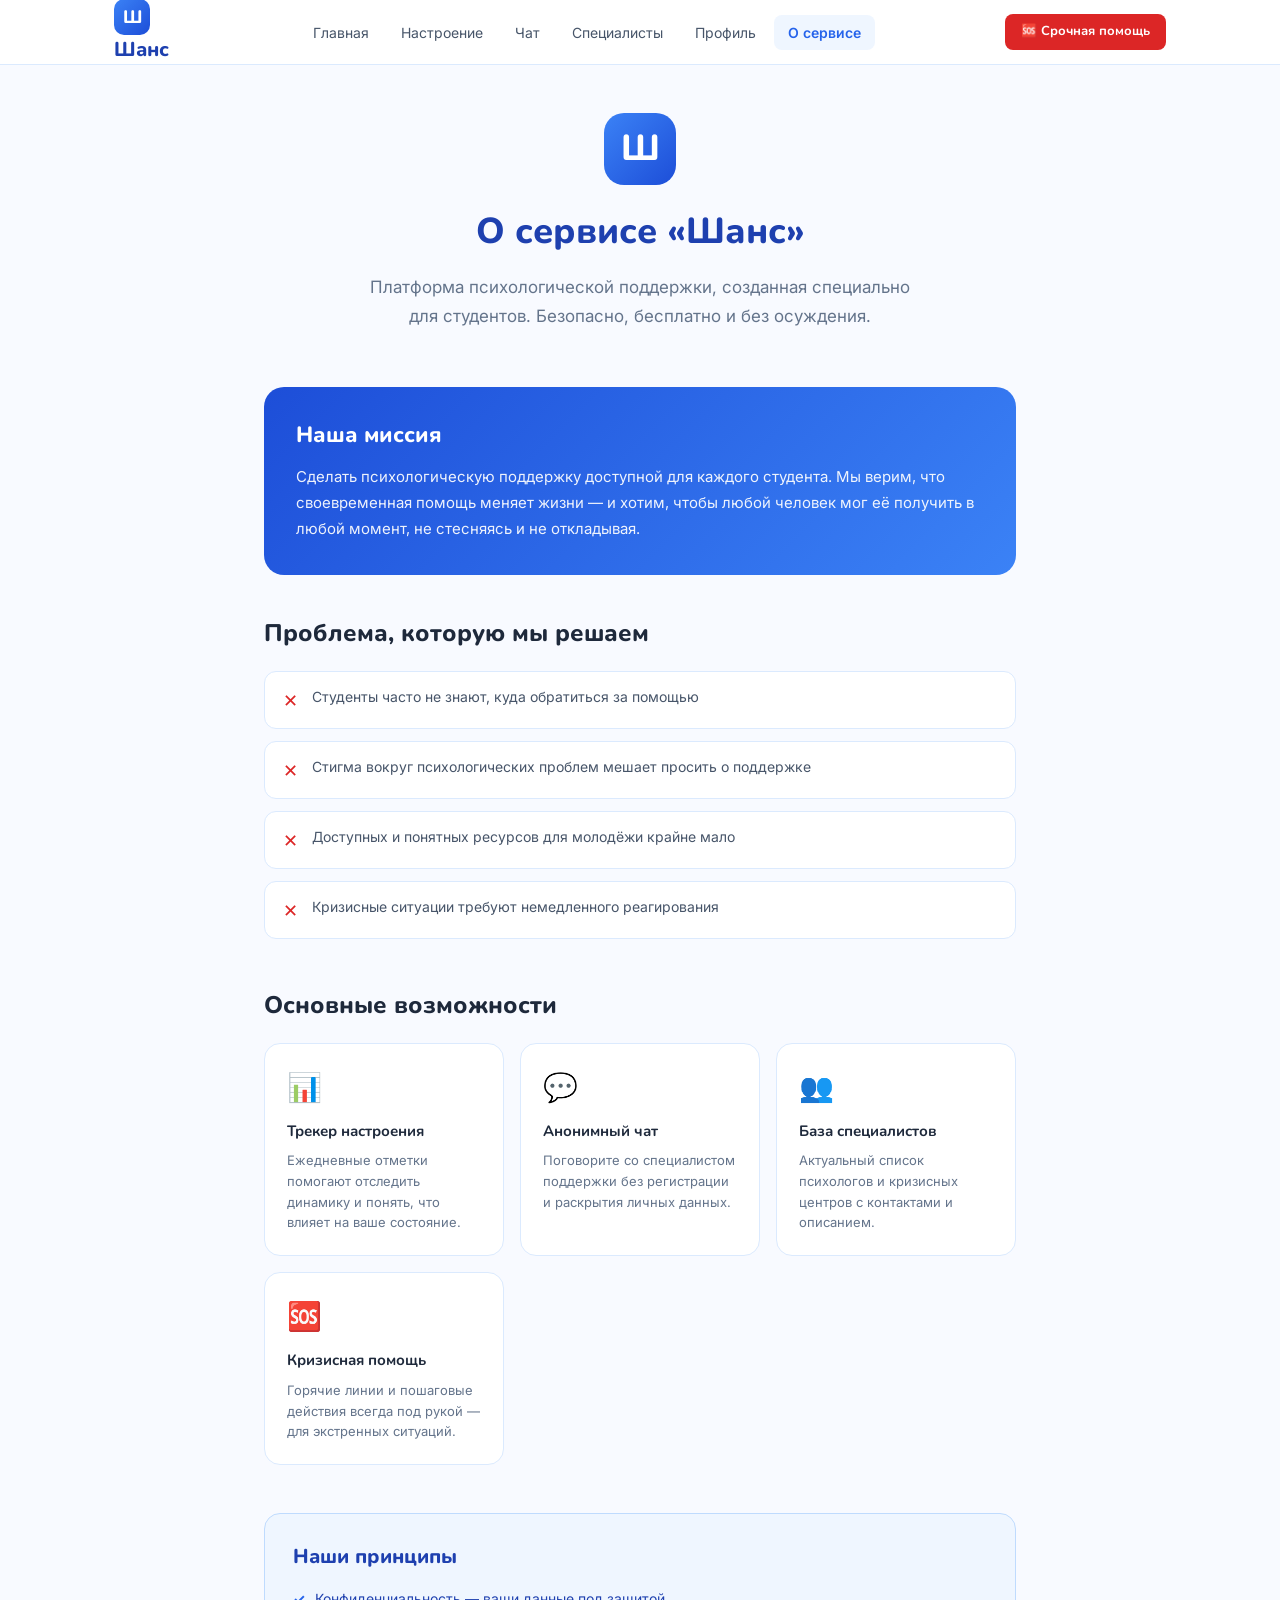
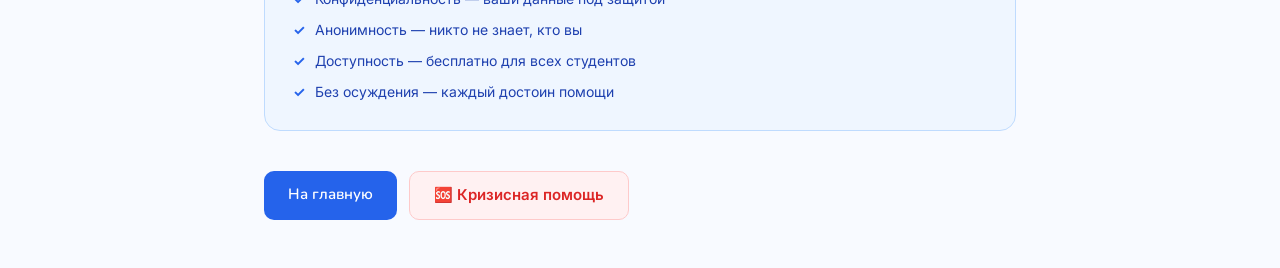
<file: ChancePr3TRBlazor/ChancePr3TRBlazor/HtmlTemplate/AboutPage.html>
<!DOCTYPE html>
<html lang="ru">
<head>
  <meta charset="UTF-8">
  <meta name="viewport" content="width=device-width, initial-scale=1.0">
  <title>О сервисе — Шанс</title>
  <link rel="stylesheet" href="AboutPage.css">
</head>
<body>
  <nav aria-label="Основная навигация" class="about-style-001">
    <div class="static-header about-style-002">
      <a href="HomePage.html" class="static-page-link about-style-003">
        <div class="about-style-004">
          <span class="about-style-005">Ш</span>
        </div>
        <span class="about-style-006">Шанс</span>
      </a>
      <div class="hidden-mobile about-style-007">
        <a href="HomePage.html" class="static-page-link about-style-008">Главная</a>
        <a href="MoodTrackerPage.html" class="static-page-link about-style-008">Настроение</a>
        <a href="ChatPage.html" class="static-page-link about-style-008">Чат</a>
        <a href="SpecialistsPage.html" class="static-page-link about-style-008">Специалисты</a>
        <a href="ProfilePage.html" class="static-page-link about-style-008">Профиль</a>
        <a href="AboutPage.html" class="static-page-link about-style-009" aria-current="page">О сервисе</a>
      </div>
      <div class="about-style-010">
        <a href="CrisisPage.html" class="static-page-link about-style-011">🆘 Срочная помощь</a>
        <details class="mobile-menu">
          <summary aria-label="Меню">
            <div class="about-style-012"></div>
            <div class="about-style-012"></div>
            <div class="about-style-013"></div>
          </summary>
          <div class="mobile-menu-links">
            <a href="HomePage.html">Главная</a>
            <a href="MoodTrackerPage.html">Трекер настроения</a>
            <a href="ChatPage.html">Анонимный чат</a>
            <a href="SpecialistsPage.html">База специалистов</a>
            <a href="ProfilePage.html">Мой профиль</a>
            <a href="CrisisPage.html">Кризисная помощь</a>
            <a href="AboutPage.html" aria-current="page">О сервисе</a>
          </div>
        </details>
      </div>
    </div>
  </nav>
  <main>
    <div class="about-style-014">
      <div class="about-style-015">
        <div class="about-style-016">
          <span class="about-style-017">Ш</span>
        </div>
        <h1 class="about-style-018">О сервисе «Шанс»</h1>
        <p class="about-style-019">Платформа психологической поддержки, созданная специально для студентов. Безопасно, бесплатно и без осуждения.</p>
      </div>
      <div class="about-style-020">
        <h2 class="about-style-021">Наша миссия</h2>
        <p class="about-style-022">Сделать психологическую поддержку доступной для каждого студента. Мы верим, что своевременная помощь меняет жизни — и хотим, чтобы любой человек мог её получить в любой момент, не стесняясь и не откладывая.</p>
      </div>
      <div class="about-style-023">
        <h2 class="about-style-024">Проблема, которую мы решаем</h2>
        <div class="about-style-025">
          <div class="about-style-026">
            <span class="about-style-027">✕</span>
            <span class="about-style-028">Студенты часто не знают, куда обратиться за помощью</span>
          </div>
          <div class="about-style-026">
            <span class="about-style-027">✕</span>
            <span class="about-style-028">Стигма вокруг психологических проблем мешает просить о поддержке</span>
          </div>
          <div class="about-style-026">
            <span class="about-style-027">✕</span>
            <span class="about-style-028">Доступных и понятных ресурсов для молодёжи крайне мало</span>
          </div>
          <div class="about-style-026">
            <span class="about-style-027">✕</span>
            <span class="about-style-028">Кризисные ситуации требуют немедленного реагирования</span>
          </div>
        </div>
      </div>
      <h2 class="about-style-024">Основные возможности</h2>
      <div class="about-style-029">
        <div class="about-style-030">
          <div class="about-style-031">📊</div>
          <h3 class="about-style-032">Трекер настроения</h3>
          <p class="about-style-033">Ежедневные отметки помогают отследить динамику и понять, что влияет на ваше состояние.</p>
        </div>
        <div class="about-style-030">
          <div class="about-style-031">💬</div>
          <h3 class="about-style-032">Анонимный чат</h3>
          <p class="about-style-033">Поговорите со специалистом поддержки без регистрации и раскрытия личных данных.</p>
        </div>
        <div class="about-style-030">
          <div class="about-style-031">👥</div>
          <h3 class="about-style-032">База специалистов</h3>
          <p class="about-style-033">Актуальный список психологов и кризисных центров с контактами и описанием.</p>
        </div>
        <div class="about-style-030">
          <div class="about-style-031">🆘</div>
          <h3 class="about-style-032">Кризисная помощь</h3>
          <p class="about-style-033">Горячие линии и пошаговые действия всегда под рукой — для экстренных ситуаций.</p>
        </div>
      </div>
      <div class="about-style-034">
        <h2 class="about-style-035">Наши принципы</h2>
        <div class="about-style-036">
          <div class="about-style-037">
            <span class="about-style-038">✓</span>
            Конфиденциальность — ваши данные под защитой
          </div>
          <div class="about-style-037">
            <span class="about-style-038">✓</span>
            Анонимность — никто не знает, кто вы
          </div>
          <div class="about-style-037">
            <span class="about-style-038">✓</span>
            Доступность — бесплатно для всех студентов
          </div>
          <div class="about-style-037">
            <span class="about-style-038">✓</span>
            Без осуждения — каждый достоин помощи
          </div>
        </div>
      </div>
      <div class="about-style-039">
        <a href="HomePage.html" class="static-page-link about-style-040">На главную</a>
        <a href="CrisisPage.html" class="static-page-link about-style-041">🆘 Кризисная помощь</a>
      </div>
    </div>
  </main>
</body>
</html>
</file>
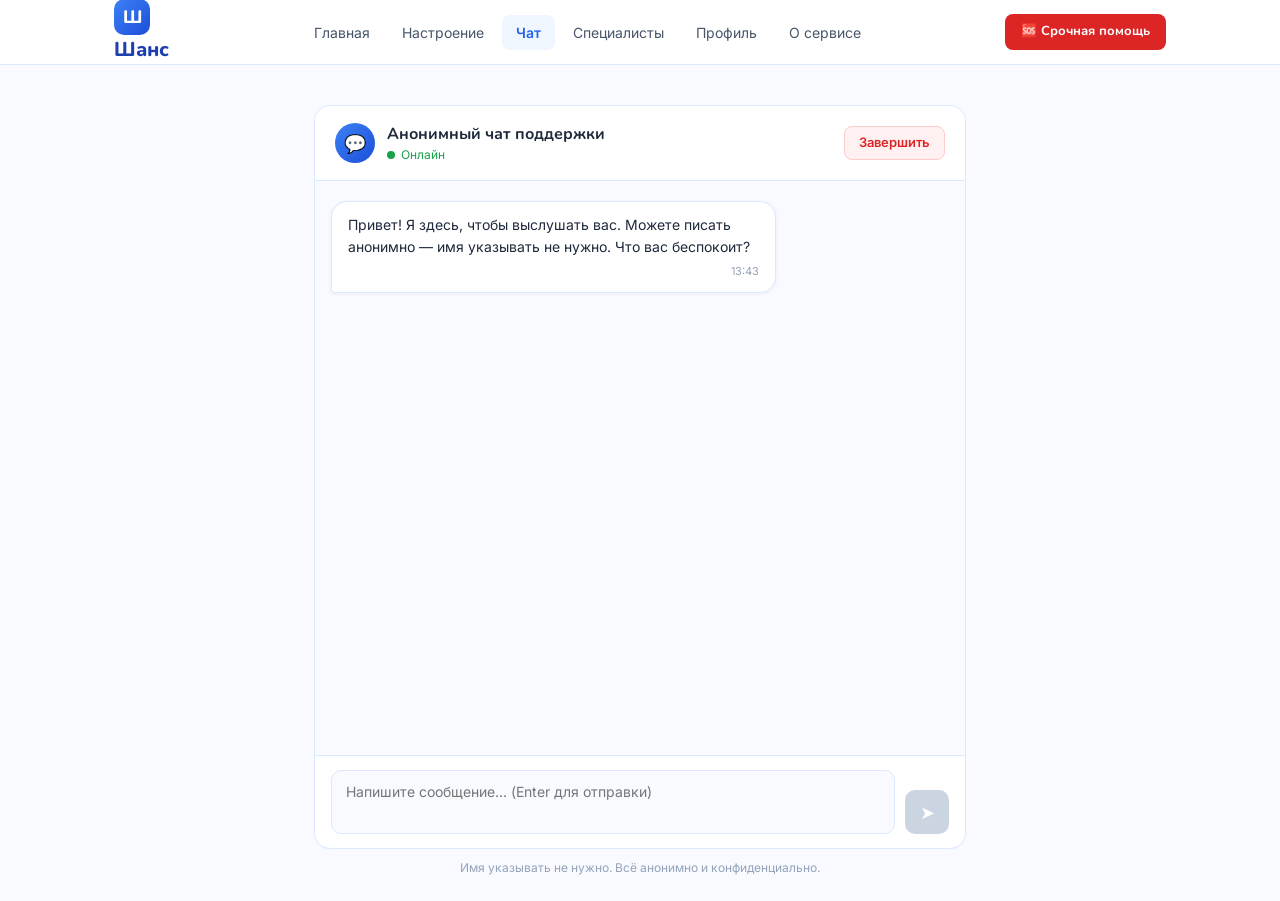
<file: ChancePr3TRBlazor/ChancePr3TRBlazor/HtmlTemplate/ChatPage.html>
<!DOCTYPE html>
<html lang="ru">
<head>
  <meta charset="UTF-8">
  <meta name="viewport" content="width=device-width, initial-scale=1.0">
  <title>Анонимный чат — Шанс</title>
  <link rel="stylesheet" href="ChatPage.css">
</head>
<body>
  <nav aria-label="Основная навигация" class="chat-style-001">
    <div class="static-header chat-style-002">
      <a href="HomePage.html" class="static-page-link chat-style-003">
        <div class="chat-style-004">
          <span class="chat-style-005">Ш</span>
        </div>
        <span class="chat-style-006">Шанс</span>
      </a>
      <div class="hidden-mobile chat-style-007">
        <a href="HomePage.html" class="static-page-link chat-style-008">Главная</a>
        <a href="MoodTrackerPage.html" class="static-page-link chat-style-008">Настроение</a>
        <a href="ChatPage.html" class="static-page-link chat-style-009" aria-current="page">Чат</a>
        <a href="SpecialistsPage.html" class="static-page-link chat-style-008">Специалисты</a>
        <a href="ProfilePage.html" class="static-page-link chat-style-008">Профиль</a>
        <a href="AboutPage.html" class="static-page-link chat-style-008">О сервисе</a>
      </div>
      <div class="chat-style-010">
        <a href="CrisisPage.html" class="static-page-link chat-style-011">🆘 Срочная помощь</a>
        <details class="mobile-menu">
          <summary aria-label="Меню">
            <div class="chat-style-012"></div>
            <div class="chat-style-012"></div>
            <div class="chat-style-013"></div>
          </summary>
          <div class="mobile-menu-links">
            <a href="HomePage.html">Главная</a>
            <a href="MoodTrackerPage.html">Трекер настроения</a>
            <a href="ChatPage.html" aria-current="page">Анонимный чат</a>
            <a href="SpecialistsPage.html">База специалистов</a>
            <a href="ProfilePage.html">Мой профиль</a>
            <a href="CrisisPage.html">Кризисная помощь</a>
            <a href="AboutPage.html">О сервисе</a>
          </div>
        </details>
      </div>
    </div>
  </nav>
  <main>
    <div class="chat-style-014">
      <div class="chat-style-015">
        <div class="chat-style-010">
          <div class="chat-style-016">💬</div>
          <div>
            <div class="chat-style-017">Анонимный чат поддержки</div>
            <div class="chat-style-018">
              <div class="chat-style-019"></div>
              <span class="chat-style-020">Онлайн</span>
            </div>
          </div>
        </div>
        <div class="chat-style-021">
          <button type="button" class="chat-style-022">Завершить</button>
        </div>
      </div>
      <div class="chat-style-023">
        <div class="chat-style-024">
          <div class="chat-style-025">
            <p class="chat-style-026">Привет! Я здесь, чтобы выслушать вас. Можете писать анонимно — имя указывать не нужно. Что вас беспокоит?</p>
            <p class="chat-style-027">13:43</p>
          </div>
        </div>
        <div></div>
      </div>
      <div class="chat-style-028">
        <textarea placeholder="Напишите сообщение... (Enter для отправки)" rows="2" aria-label="Напишите сообщение... (Enter для отправки)" class="chat-style-029"></textarea>
        <button disabled="" type="button" class="chat-style-030">➤</button>
      </div>
      <p class="chat-style-031">Имя указывать не нужно. Всё анонимно и конфиденциально.</p>
    </div>
  </main>
</body>
</html>
</file>
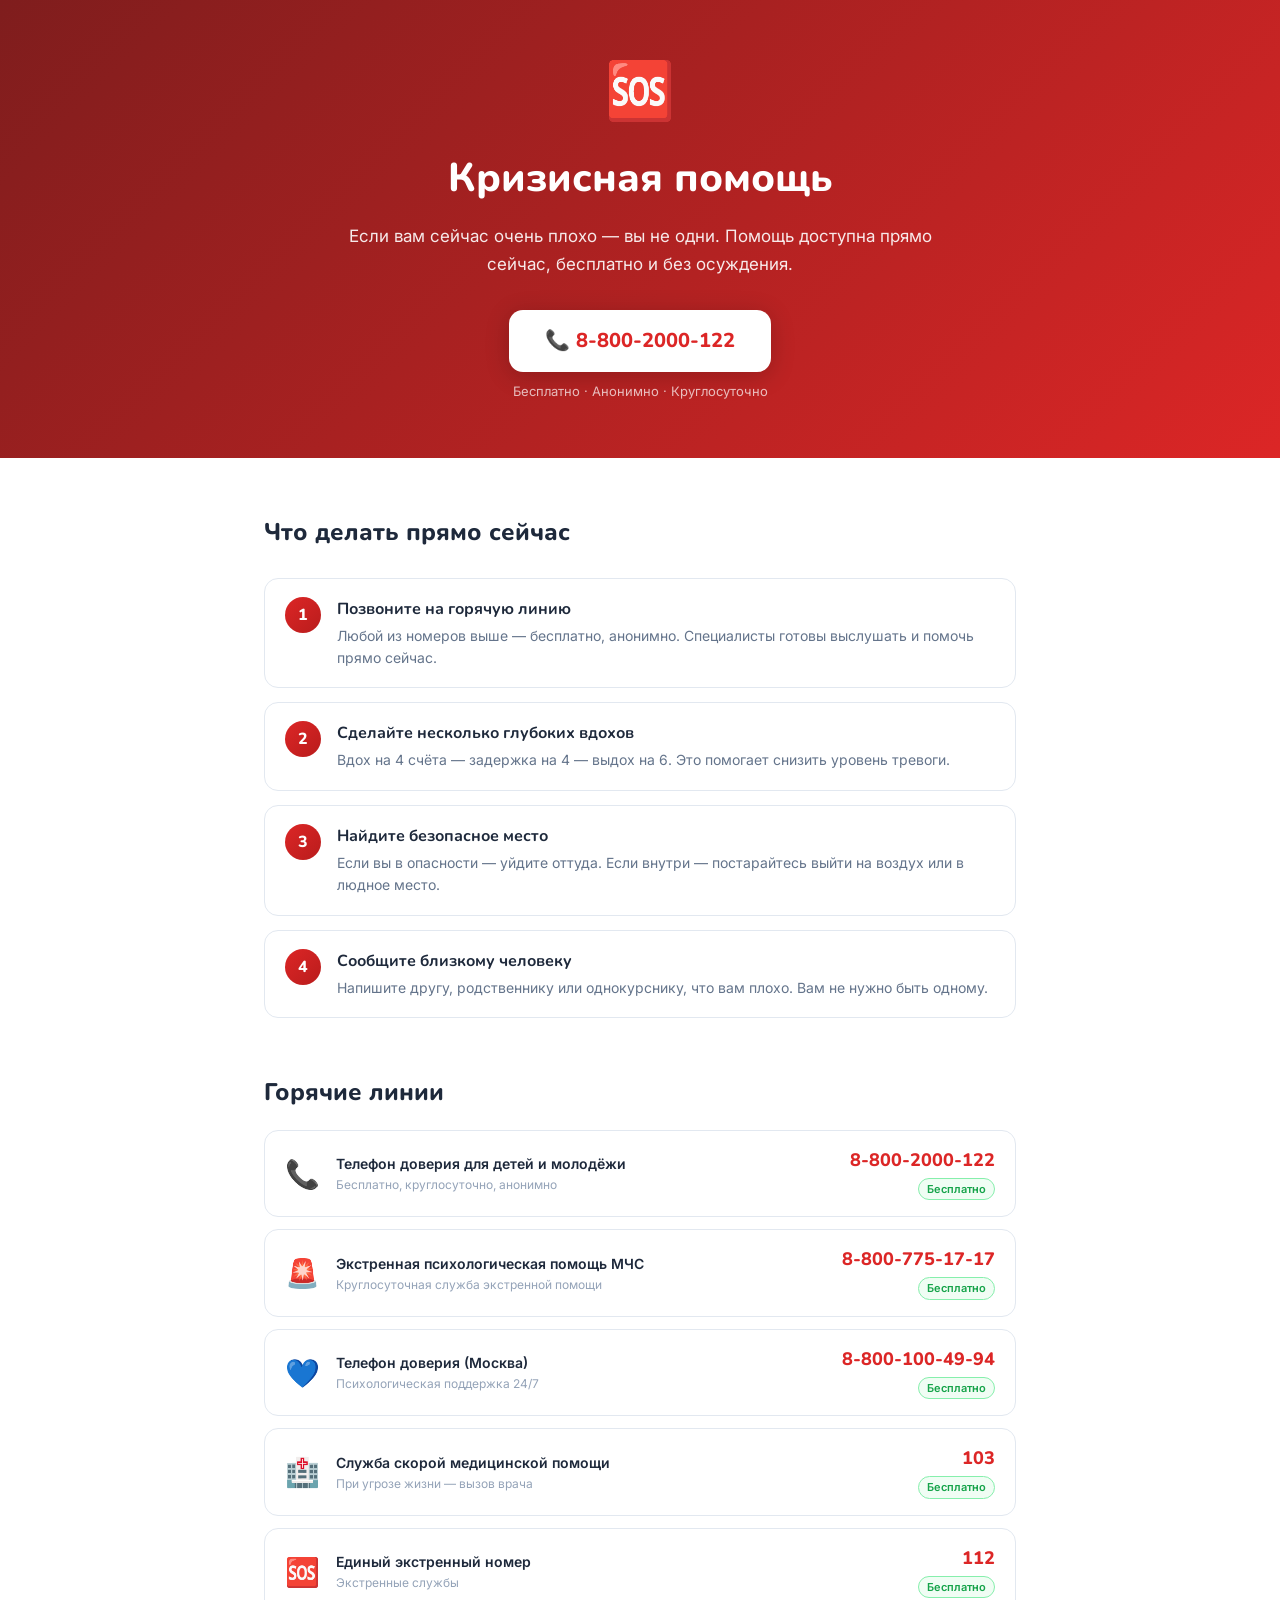
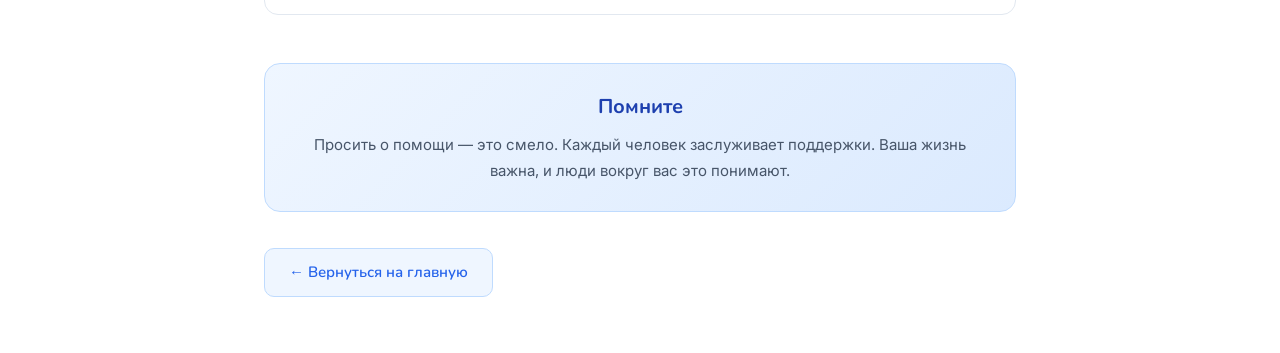
<file: ChancePr3TRBlazor/ChancePr3TRBlazor/HtmlTemplate/CrisisPage.html>
<!DOCTYPE html>
<html lang="ru">
<head>
  <meta charset="UTF-8">
  <meta name="viewport" content="width=device-width, initial-scale=1.0">
  <title>Кризисная помощь — Шанс</title>
  <link rel="stylesheet" href="CrisisPage.css">
</head>
<body>
  <main>
    <div class="crisis-style-001">
      <div class="crisis-style-002">
        <div class="crisis-style-003">
          <div class="crisis-style-004">🆘</div>
          <h1 class="crisis-style-005">Кризисная помощь</h1>
          <p class="crisis-style-006">Если вам сейчас очень плохо — вы не одни. Помощь доступна прямо сейчас, бесплатно и без осуждения.</p>
          <a href="tel:88002000122" class="crisis-style-007">📞 8-800-2000-122</a>
          <p class="crisis-style-008">Бесплатно · Анонимно · Круглосуточно</p>
        </div>
      </div>
      <div class="crisis-style-009">
        <h2 class="crisis-style-010">Что делать прямо сейчас</h2>
        <div class="crisis-style-011">
          <div class="crisis-style-012">
            <div class="crisis-style-013">1</div>
            <div>
              <div class="crisis-style-014">Позвоните на горячую линию</div>
              <div class="crisis-style-015">Любой из номеров выше — бесплатно, анонимно. Специалисты готовы выслушать и помочь прямо сейчас.</div>
            </div>
          </div>
          <div class="crisis-style-012">
            <div class="crisis-style-013">2</div>
            <div>
              <div class="crisis-style-014">Сделайте несколько глубоких вдохов</div>
              <div class="crisis-style-015">Вдох на 4 счёта — задержка на 4 — выдох на 6. Это помогает снизить уровень тревоги.</div>
            </div>
          </div>
          <div class="crisis-style-012">
            <div class="crisis-style-013">3</div>
            <div>
              <div class="crisis-style-014">Найдите безопасное место</div>
              <div class="crisis-style-015">Если вы в опасности — уйдите оттуда. Если внутри — постарайтесь выйти на воздух или в людное место.</div>
            </div>
          </div>
          <div class="crisis-style-012">
            <div class="crisis-style-013">4</div>
            <div>
              <div class="crisis-style-014">Сообщите близкому человеку</div>
              <div class="crisis-style-015">Напишите другу, родственнику или однокурснику, что вам плохо. Вам не нужно быть одному.</div>
            </div>
          </div>
        </div>
        <h2 class="crisis-style-016">Горячие линии</h2>
        <div class="crisis-style-017">
          <a href="tel:88002000122" class="crisis-style-018">
            <span class="crisis-style-019">📞</span>
            <div class="crisis-style-020">
              <div class="crisis-style-021">Телефон доверия для детей и молодёжи</div>
              <div class="crisis-style-022">Бесплатно, круглосуточно, анонимно</div>
            </div>
            <div class="crisis-style-023">
              <div class="crisis-style-024">8-800-2000-122</div>
              <span class="crisis-style-025">Бесплатно</span>
            </div>
          </a>
          <a href="tel:88007751717" class="crisis-style-018">
            <span class="crisis-style-019">🚨</span>
            <div class="crisis-style-020">
              <div class="crisis-style-021">Экстренная психологическая помощь МЧС</div>
              <div class="crisis-style-022">Круглосуточная служба экстренной помощи</div>
            </div>
            <div class="crisis-style-023">
              <div class="crisis-style-024">8-800-775-17-17</div>
              <span class="crisis-style-025">Бесплатно</span>
            </div>
          </a>
          <a href="tel:88001004994" class="crisis-style-018">
            <span class="crisis-style-019">💙</span>
            <div class="crisis-style-020">
              <div class="crisis-style-021">Телефон доверия (Москва)</div>
              <div class="crisis-style-022">Психологическая поддержка 24/7</div>
            </div>
            <div class="crisis-style-023">
              <div class="crisis-style-024">8-800-100-49-94</div>
              <span class="crisis-style-025">Бесплатно</span>
            </div>
          </a>
          <a href="tel:103" class="crisis-style-018">
            <span class="crisis-style-019">🏥</span>
            <div class="crisis-style-020">
              <div class="crisis-style-021">Служба скорой медицинской помощи</div>
              <div class="crisis-style-022">При угрозе жизни — вызов врача</div>
            </div>
            <div class="crisis-style-023">
              <div class="crisis-style-024">103</div>
              <span class="crisis-style-025">Бесплатно</span>
            </div>
          </a>
          <a href="tel:112" class="crisis-style-018">
            <span class="crisis-style-019">🆘</span>
            <div class="crisis-style-020">
              <div class="crisis-style-021">Единый экстренный номер</div>
              <div class="crisis-style-022">Экстренные службы</div>
            </div>
            <div class="crisis-style-023">
              <div class="crisis-style-024">112</div>
              <span class="crisis-style-025">Бесплатно</span>
            </div>
          </a>
        </div>
        <div class="crisis-style-026">
          <p class="crisis-style-027">Помните</p>
          <p class="crisis-style-028">Просить о помощи — это смело. Каждый человек заслуживает поддержки. Ваша жизнь важна, и люди вокруг вас это понимают.</p>
        </div>
        <a href="HomePage.html" class="static-page-link crisis-style-029">← Вернуться на главную</a>
      </div>
    </div>
  </main>
</body>
</html>
</file>
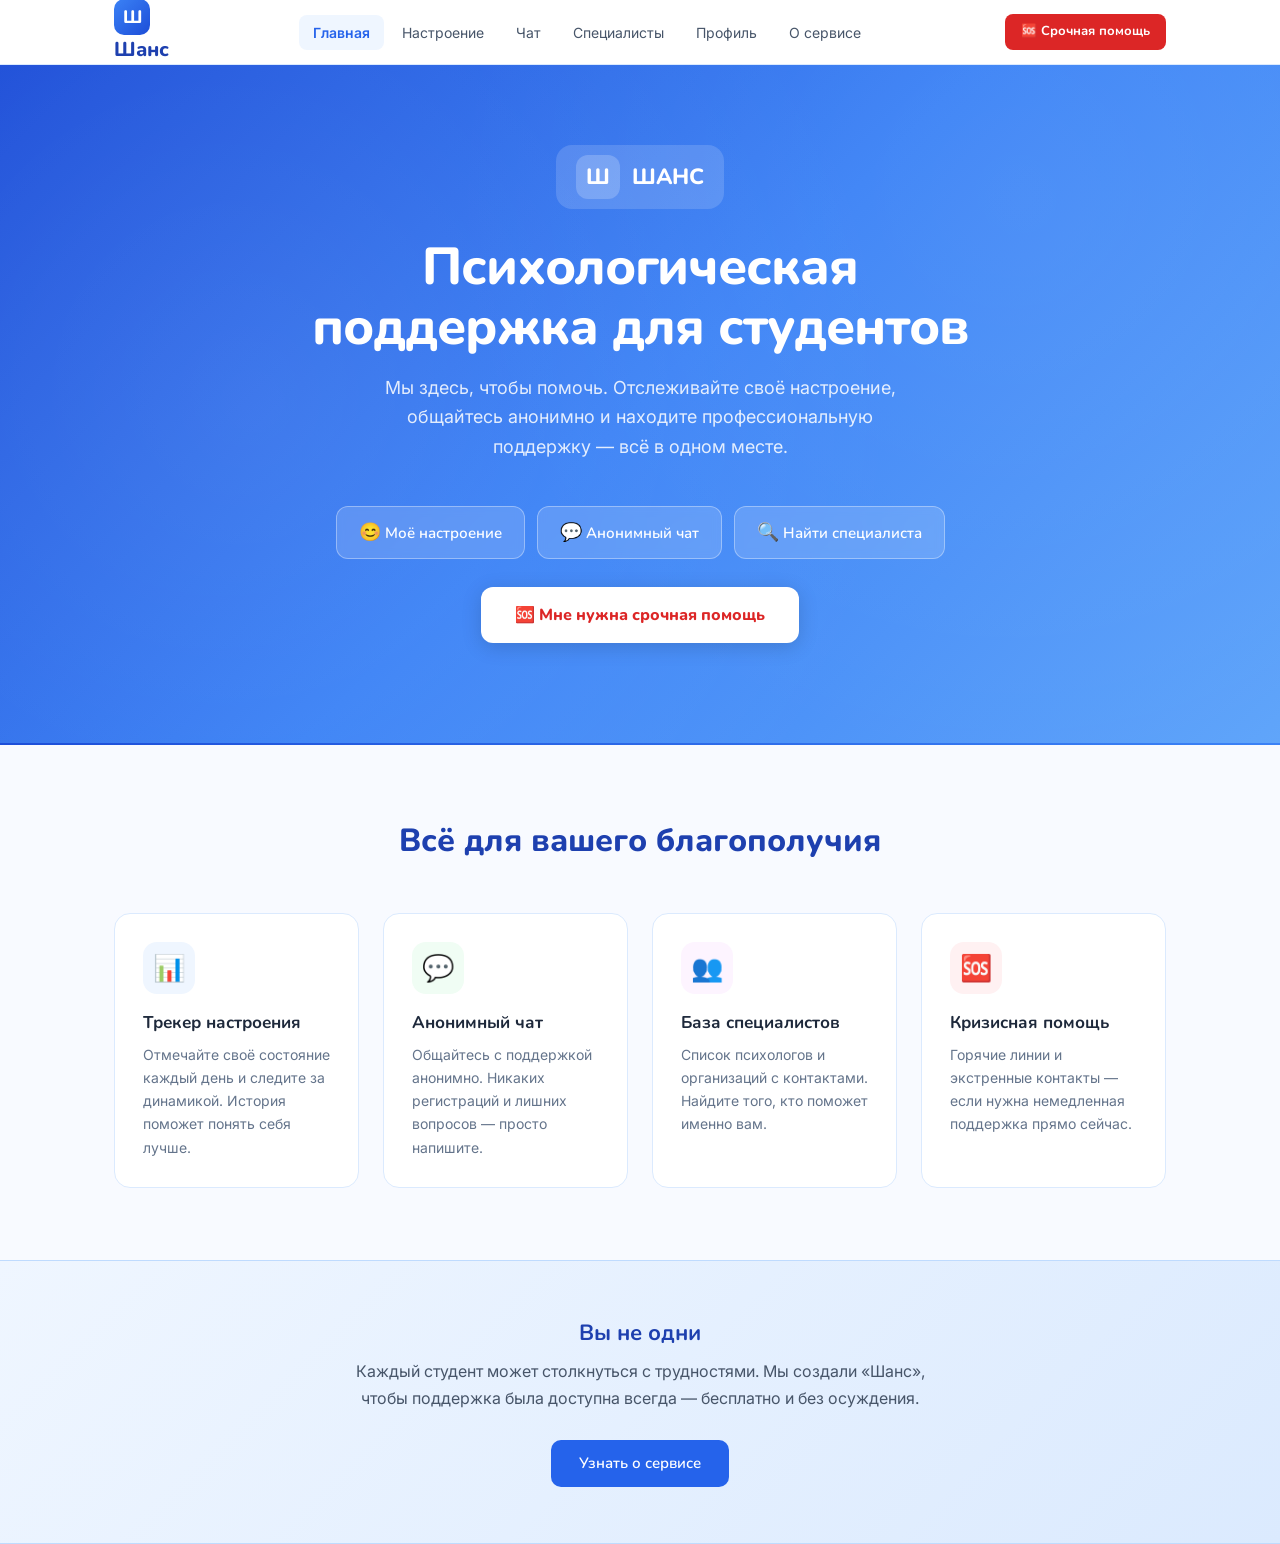
<file: ChancePr3TRBlazor/ChancePr3TRBlazor/HtmlTemplate/HomePage.html>
<!DOCTYPE html>
<html lang="ru">
<head>
  <meta charset="UTF-8">
  <meta name="viewport" content="width=device-width, initial-scale=1.0">
  <title>Главная — Шанс</title>
  <link rel="stylesheet" href="HomePage.css">
</head>
<body>
  <nav aria-label="Основная навигация" class="home-style-001">
    <div class="static-header home-style-002">
      <a href="HomePage.html" class="static-page-link home-style-003" aria-current="page">
        <div class="home-style-004">
          <span class="home-style-005">Ш</span>
        </div>
        <span class="home-style-006">Шанс</span>
      </a>
      <div class="hidden-mobile home-style-007">
        <a href="HomePage.html" class="static-page-link home-style-008" aria-current="page">Главная</a>
        <a href="MoodTrackerPage.html" class="static-page-link home-style-009">Настроение</a>
        <a href="ChatPage.html" class="static-page-link home-style-009">Чат</a>
        <a href="SpecialistsPage.html" class="static-page-link home-style-009">Специалисты</a>
        <a href="ProfilePage.html" class="static-page-link home-style-009">Профиль</a>
        <a href="AboutPage.html" class="static-page-link home-style-009">О сервисе</a>
      </div>
      <div class="home-style-010">
        <a href="CrisisPage.html" class="static-page-link home-style-011">🆘 Срочная помощь</a>
        <details class="mobile-menu">
          <summary aria-label="Меню">
            <div class="home-style-012"></div>
            <div class="home-style-012"></div>
            <div class="home-style-013"></div>
          </summary>
          <div class="mobile-menu-links">
            <a href="HomePage.html" aria-current="page">Главная</a>
            <a href="MoodTrackerPage.html">Трекер настроения</a>
            <a href="ChatPage.html">Анонимный чат</a>
            <a href="SpecialistsPage.html">База специалистов</a>
            <a href="ProfilePage.html">Мой профиль</a>
            <a href="CrisisPage.html">Кризисная помощь</a>
            <a href="AboutPage.html">О сервисе</a>
          </div>
        </details>
      </div>
    </div>
  </nav>
  <main>
    <div>
      <section class="home-style-014">
        <div class="home-style-015"></div>
        <div class="home-style-016">
          <div class="home-style-017">
            <div class="home-style-018">
              <span class="home-style-019">Ш</span>
            </div>
            <span class="home-style-020">ШАНС</span>
          </div>
          <h1 class="home-style-021">Психологическая поддержка для студентов</h1>
          <p class="home-style-022">Мы здесь, чтобы помочь. Отслеживайте своё настроение, общайтесь анонимно и находите профессиональную поддержку — всё в одном месте.</p>
          <div class="home-style-023">
            <a href="MoodTrackerPage.html" class="static-page-link home-style-024">
              <span class="home-style-025">😊</span>
              Моё настроение
            </a>
            <a href="ChatPage.html" class="static-page-link home-style-024">
              <span class="home-style-025">💬</span>
              Анонимный чат
            </a>
            <a href="SpecialistsPage.html" class="static-page-link home-style-024">
              <span class="home-style-025">🔍</span>
              Найти специалиста
            </a>
          </div>
          <a href="CrisisPage.html" class="static-page-link home-style-026">🆘 Мне нужна срочная помощь</a>
        </div>
      </section>
      <div class="home-style-027"></div>
      <section class="home-style-028">
        <h2 class="home-style-029">Всё для вашего благополучия</h2>
        <div class="home-style-030">
          <a href="MoodTrackerPage.html" class="static-page-link static-feature-link home-style-031">
            <div class="home-style-032">📊</div>
            <h3 class="home-style-033">Трекер настроения</h3>
            <p class="home-style-034">Отмечайте своё состояние каждый день и следите за динамикой. История поможет понять себя лучше.</p>
          </a>
          <a href="ChatPage.html" class="static-page-link static-feature-link home-style-031">
            <div class="home-style-035">💬</div>
            <h3 class="home-style-033">Анонимный чат</h3>
            <p class="home-style-034">Общайтесь с поддержкой анонимно. Никаких регистраций и лишних вопросов — просто напишите.</p>
          </a>
          <a href="SpecialistsPage.html" class="static-page-link static-feature-link home-style-031">
            <div class="home-style-036">👥</div>
            <h3 class="home-style-033">База специалистов</h3>
            <p class="home-style-034">Список психологов и организаций с контактами. Найдите того, кто поможет именно вам.</p>
          </a>
          <a href="CrisisPage.html" class="static-page-link static-feature-link home-style-031">
            <div class="home-style-037">🆘</div>
            <h3 class="home-style-033">Кризисная помощь</h3>
            <p class="home-style-034">Горячие линии и экстренные контакты — если нужна немедленная поддержка прямо сейчас.</p>
          </a>
        </div>
      </section>
      <section class="home-style-038">
        <div class="home-style-039">
          <p class="home-style-040">Вы не одни</p>
          <p class="home-style-041">Каждый студент может столкнуться с трудностями. Мы создали «Шанс», чтобы поддержка была доступна всегда — бесплатно и без осуждения.</p>
          <a href="AboutPage.html" class="static-page-link home-style-042">Узнать о сервисе</a>
        </div>
      </section>
    </div>
  </main>
</body>
</html>
</file>
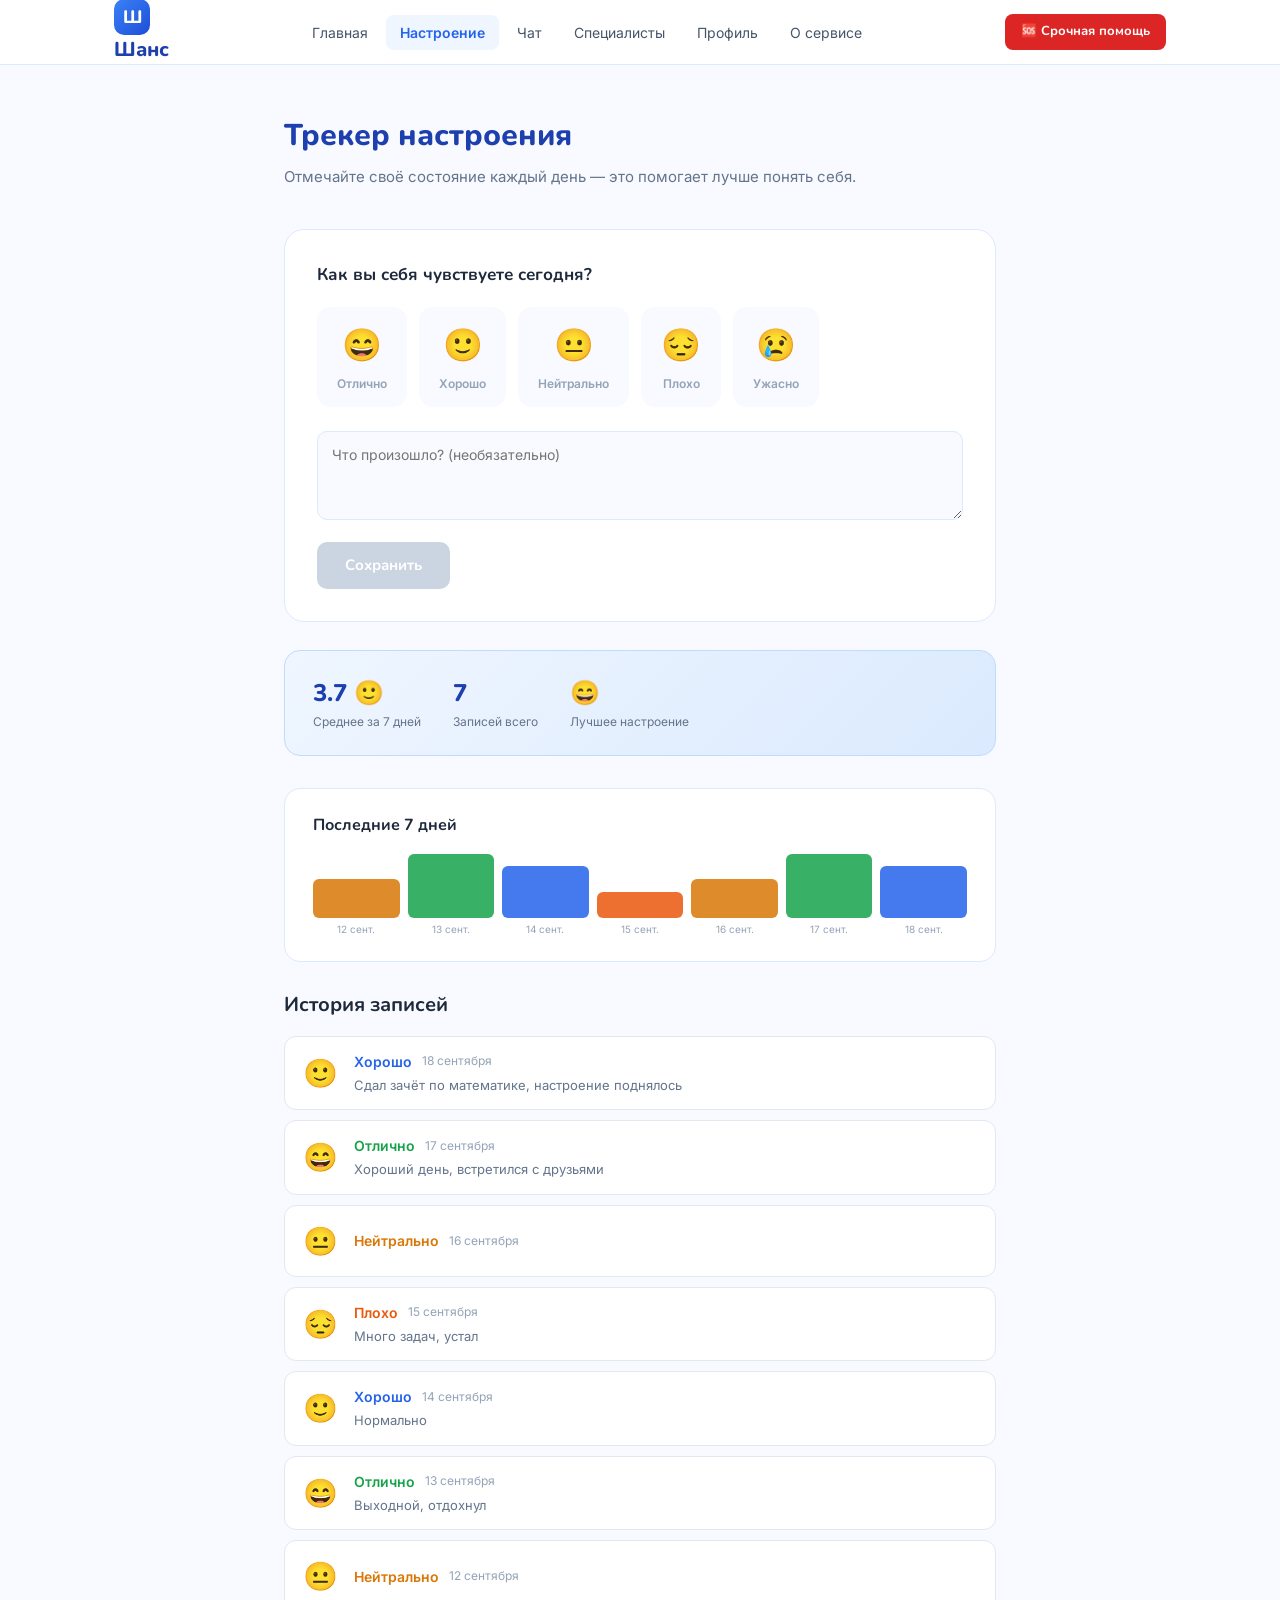
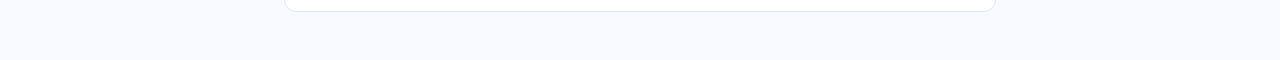
<file: ChancePr3TRBlazor/ChancePr3TRBlazor/HtmlTemplate/MoodTrackerPage.html>
<!DOCTYPE html>
<html lang="ru">
<head>
  <meta charset="UTF-8">
  <meta name="viewport" content="width=device-width, initial-scale=1.0">
  <title>Трекер настроения — Шанс</title>
  <link rel="stylesheet" href="MoodTrackerPage.css">
</head>
<body>
  <nav aria-label="Основная навигация" class="mood-style-001">
    <div class="static-header mood-style-002">
      <a href="HomePage.html" class="static-page-link mood-style-003">
        <div class="mood-style-004">
          <span class="mood-style-005">Ш</span>
        </div>
        <span class="mood-style-006">Шанс</span>
      </a>
      <div class="hidden-mobile mood-style-007">
        <a href="HomePage.html" class="static-page-link mood-style-008">Главная</a>
        <a href="MoodTrackerPage.html" class="static-page-link mood-style-009" aria-current="page">Настроение</a>
        <a href="ChatPage.html" class="static-page-link mood-style-008">Чат</a>
        <a href="SpecialistsPage.html" class="static-page-link mood-style-008">Специалисты</a>
        <a href="ProfilePage.html" class="static-page-link mood-style-008">Профиль</a>
        <a href="AboutPage.html" class="static-page-link mood-style-008">О сервисе</a>
      </div>
      <div class="mood-style-010">
        <a href="CrisisPage.html" class="static-page-link mood-style-011">🆘 Срочная помощь</a>
        <details class="mobile-menu">
          <summary aria-label="Меню">
            <div class="mood-style-012"></div>
            <div class="mood-style-012"></div>
            <div class="mood-style-013"></div>
          </summary>
          <div class="mobile-menu-links">
            <a href="HomePage.html">Главная</a>
            <a href="MoodTrackerPage.html" aria-current="page">Трекер настроения</a>
            <a href="ChatPage.html">Анонимный чат</a>
            <a href="SpecialistsPage.html">База специалистов</a>
            <a href="ProfilePage.html">Мой профиль</a>
            <a href="CrisisPage.html">Кризисная помощь</a>
            <a href="AboutPage.html">О сервисе</a>
          </div>
        </details>
      </div>
    </div>
  </nav>
  <main>
    <div class="mood-style-014">
      <h1 class="mood-style-015">Трекер настроения</h1>
      <p class="mood-style-016">Отмечайте своё состояние каждый день — это помогает лучше понять себя.</p>
      <div class="mood-style-017">
        <p class="mood-style-018">Как вы себя чувствуете сегодня?</p>
        <div class="mood-style-019">
          <button type="button" class="mood-style-020">
            <span class="mood-style-021">😄</span>
            <span class="mood-style-022">Отлично</span>
          </button>
          <button type="button" class="mood-style-020">
            <span class="mood-style-021">🙂</span>
            <span class="mood-style-022">Хорошо</span>
          </button>
          <button type="button" class="mood-style-020">
            <span class="mood-style-021">😐</span>
            <span class="mood-style-022">Нейтрально</span>
          </button>
          <button type="button" class="mood-style-020">
            <span class="mood-style-021">😔</span>
            <span class="mood-style-022">Плохо</span>
          </button>
          <button type="button" class="mood-style-020">
            <span class="mood-style-021">😢</span>
            <span class="mood-style-022">Ужасно</span>
          </button>
        </div>
        <textarea placeholder="Что произошло? (необязательно)" rows="3" aria-label="Что произошло? (необязательно)" class="mood-style-023"></textarea>
        <button disabled="" type="button" class="mood-style-024">Сохранить</button>
      </div>
      <div class="mood-style-025">
        <div>
          <div class="mood-style-026">3.7 🙂</div>
          <div class="mood-style-027">Среднее за 7 дней</div>
        </div>
        <div>
          <div class="mood-style-026">7</div>
          <div class="mood-style-027">Записей всего</div>
        </div>
        <div>
          <div class="mood-style-026">😄</div>
          <div class="mood-style-027">Лучшее настроение</div>
        </div>
      </div>
      <div class="mood-style-028">
        <p class="mood-style-029">Последние 7 дней</p>
        <div class="mood-style-030">
          <div class="mood-style-031">
            <div title="Нейтрально" class="mood-style-032"></div>
            <span class="mood-style-033">12
сент.</span>
          </div>
          <div class="mood-style-031">
            <div title="Отлично" class="mood-style-034"></div>
            <span class="mood-style-033">13
сент.</span>
          </div>
          <div class="mood-style-031">
            <div title="Хорошо" class="mood-style-035"></div>
            <span class="mood-style-033">14
сент.</span>
          </div>
          <div class="mood-style-031">
            <div title="Плохо" class="mood-style-036"></div>
            <span class="mood-style-033">15
сент.</span>
          </div>
          <div class="mood-style-031">
            <div title="Нейтрально" class="mood-style-032"></div>
            <span class="mood-style-033">16
сент.</span>
          </div>
          <div class="mood-style-031">
            <div title="Отлично" class="mood-style-034"></div>
            <span class="mood-style-033">17
сент.</span>
          </div>
          <div class="mood-style-031">
            <div title="Хорошо" class="mood-style-035"></div>
            <span class="mood-style-033">18
сент.</span>
          </div>
        </div>
      </div>
      <h2 class="mood-style-037">История записей</h2>
      <div class="mood-style-038">
        <div class="mood-style-039">
          <span class="mood-style-040">🙂</span>
          <div class="mood-style-041">
            <div class="mood-style-042">
              <span class="mood-style-043">Хорошо</span>
              <span class="mood-style-044">18 сентября</span>
            </div>
            <p class="mood-style-045">Сдал зачёт по математике, настроение поднялось</p>
          </div>
        </div>
        <div class="mood-style-039">
          <span class="mood-style-040">😄</span>
          <div class="mood-style-041">
            <div class="mood-style-042">
              <span class="mood-style-046">Отлично</span>
              <span class="mood-style-044">17 сентября</span>
            </div>
            <p class="mood-style-045">Хороший день, встретился с друзьями</p>
          </div>
        </div>
        <div class="mood-style-039">
          <span class="mood-style-040">😐</span>
          <div class="mood-style-041">
            <div class="mood-style-042">
              <span class="mood-style-047">Нейтрально</span>
              <span class="mood-style-044">16 сентября</span>
            </div>
          </div>
        </div>
        <div class="mood-style-039">
          <span class="mood-style-040">😔</span>
          <div class="mood-style-041">
            <div class="mood-style-042">
              <span class="mood-style-048">Плохо</span>
              <span class="mood-style-044">15 сентября</span>
            </div>
            <p class="mood-style-045">Много задач, устал</p>
          </div>
        </div>
        <div class="mood-style-039">
          <span class="mood-style-040">🙂</span>
          <div class="mood-style-041">
            <div class="mood-style-042">
              <span class="mood-style-043">Хорошо</span>
              <span class="mood-style-044">14 сентября</span>
            </div>
            <p class="mood-style-045">Нормально</p>
          </div>
        </div>
        <div class="mood-style-039">
          <span class="mood-style-040">😄</span>
          <div class="mood-style-041">
            <div class="mood-style-042">
              <span class="mood-style-046">Отлично</span>
              <span class="mood-style-044">13 сентября</span>
            </div>
            <p class="mood-style-045">Выходной, отдохнул</p>
          </div>
        </div>
        <div class="mood-style-039">
          <span class="mood-style-040">😐</span>
          <div class="mood-style-041">
            <div class="mood-style-042">
              <span class="mood-style-047">Нейтрально</span>
              <span class="mood-style-044">12 сентября</span>
            </div>
          </div>
        </div>
      </div>
    </div>
  </main>
</body>
</html>
</file>
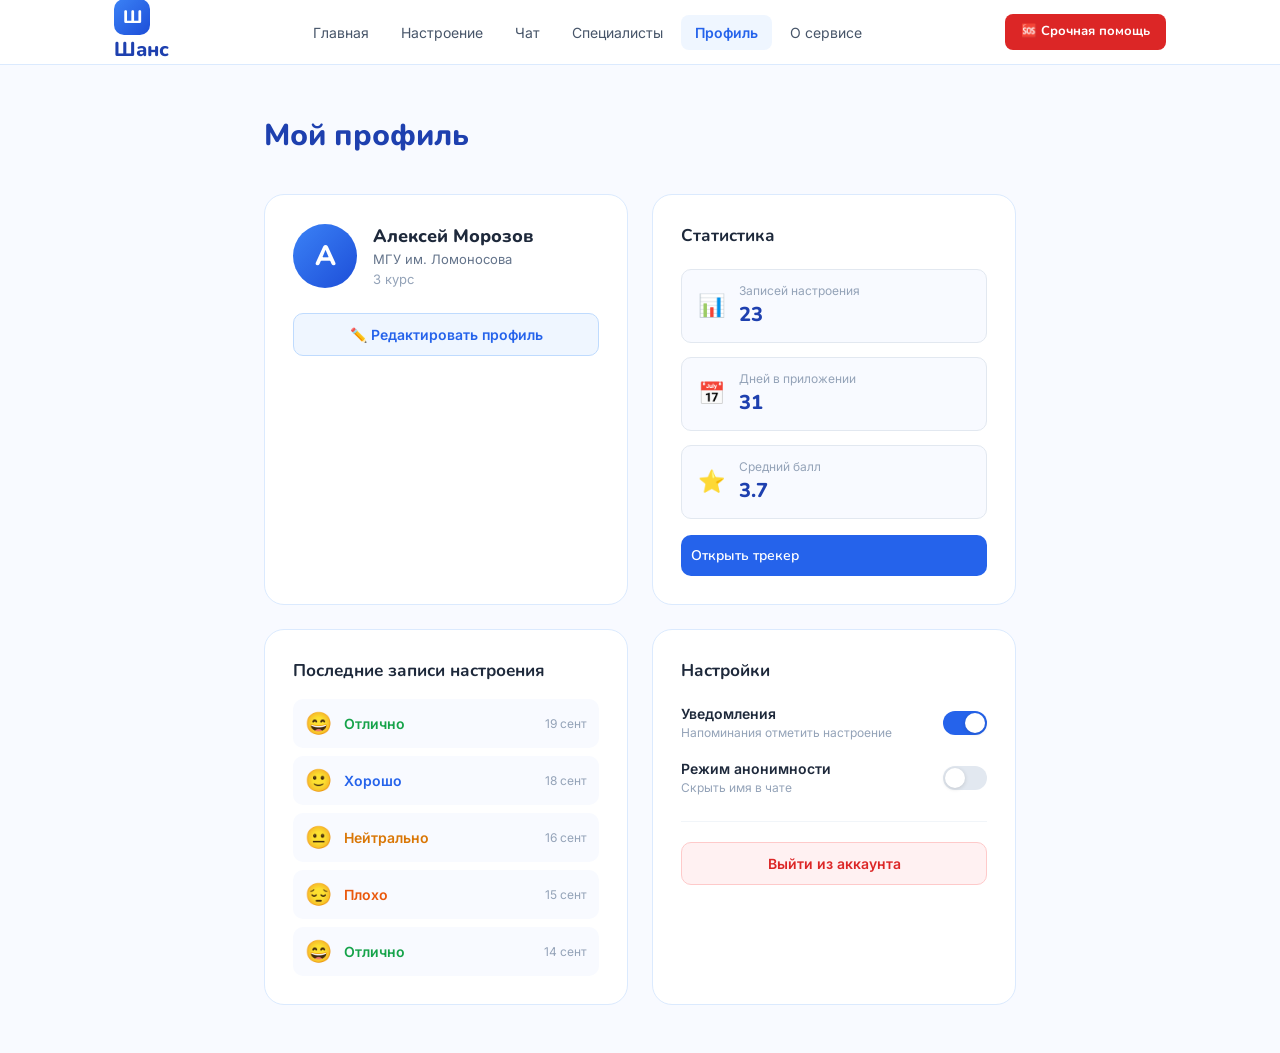
<file: ChancePr3TRBlazor/ChancePr3TRBlazor/HtmlTemplate/ProfilePage.html>
<!DOCTYPE html>
<html lang="ru">
<head>
  <meta charset="UTF-8">
  <meta name="viewport" content="width=device-width, initial-scale=1.0">
  <title>Мой профиль — Шанс</title>
  <link rel="stylesheet" href="ProfilePage.css">
</head>
<body>
  <nav aria-label="Основная навигация" class="profile-style-001">
    <div class="static-header profile-style-002">
      <a href="HomePage.html" class="static-page-link profile-style-003">
        <div class="profile-style-004">
          <span class="profile-style-005">Ш</span>
        </div>
        <span class="profile-style-006">Шанс</span>
      </a>
      <div class="hidden-mobile profile-style-007">
        <a href="HomePage.html" class="static-page-link profile-style-008">Главная</a>
        <a href="MoodTrackerPage.html" class="static-page-link profile-style-008">Настроение</a>
        <a href="ChatPage.html" class="static-page-link profile-style-008">Чат</a>
        <a href="SpecialistsPage.html" class="static-page-link profile-style-008">Специалисты</a>
        <a href="ProfilePage.html" class="static-page-link profile-style-009" aria-current="page">Профиль</a>
        <a href="AboutPage.html" class="static-page-link profile-style-008">О сервисе</a>
      </div>
      <div class="profile-style-010">
        <a href="CrisisPage.html" class="static-page-link profile-style-011">🆘 Срочная помощь</a>
        <details class="mobile-menu">
          <summary aria-label="Меню">
            <div class="profile-style-012"></div>
            <div class="profile-style-012"></div>
            <div class="profile-style-013"></div>
          </summary>
          <div class="mobile-menu-links">
            <a href="HomePage.html">Главная</a>
            <a href="MoodTrackerPage.html">Трекер настроения</a>
            <a href="ChatPage.html">Анонимный чат</a>
            <a href="SpecialistsPage.html">База специалистов</a>
            <a href="ProfilePage.html" aria-current="page">Мой профиль</a>
            <a href="CrisisPage.html">Кризисная помощь</a>
            <a href="AboutPage.html">О сервисе</a>
          </div>
        </details>
      </div>
    </div>
  </nav>
  <main>
    <div class="profile-style-014">
      <h1 class="profile-style-015">Мой профиль</h1>
      <div class="profile-style-016">
        <div class="profile-style-017">
          <div class="profile-style-018">
            <div class="profile-style-019">А</div>
            <div>
              <div class="profile-style-020">Алексей Морозов</div>
              <div class="profile-style-021">МГУ им. Ломоносова</div>
              <div class="profile-style-022">3 курс</div>
            </div>
          </div>
          <button type="button" class="profile-style-023">✏️ Редактировать профиль</button>
        </div>
        <div class="profile-style-017">
          <h3 class="profile-style-024">Статистика</h3>
          <div class="profile-style-025">
            <div class="profile-style-026">
              <span class="profile-style-027">📊</span>
              <div class="profile-style-028">
                <div class="profile-style-029">Записей настроения</div>
                <div class="profile-style-006">23</div>
              </div>
            </div>
            <div class="profile-style-026">
              <span class="profile-style-027">📅</span>
              <div class="profile-style-028">
                <div class="profile-style-029">Дней в приложении</div>
                <div class="profile-style-006">31</div>
              </div>
            </div>
            <div class="profile-style-026">
              <span class="profile-style-027">⭐</span>
              <div class="profile-style-028">
                <div class="profile-style-029">Средний балл</div>
                <div class="profile-style-006">3.7</div>
              </div>
            </div>
          </div>
          <a href="MoodTrackerPage.html" class="static-page-link profile-style-030">Открыть трекер</a>
        </div>
        <div class="profile-style-017">
          <h3 class="profile-style-031">Последние записи настроения</h3>
          <div class="profile-style-032">
            <div class="profile-style-033">
              <span class="profile-style-027">😄</span>
              <span class="profile-style-034">Отлично</span>
              <span class="profile-style-029">19 сент</span>
            </div>
            <div class="profile-style-033">
              <span class="profile-style-027">🙂</span>
              <span class="profile-style-035">Хорошо</span>
              <span class="profile-style-029">18 сент</span>
            </div>
            <div class="profile-style-033">
              <span class="profile-style-027">😐</span>
              <span class="profile-style-036">Нейтрально</span>
              <span class="profile-style-029">16 сент</span>
            </div>
            <div class="profile-style-033">
              <span class="profile-style-027">😔</span>
              <span class="profile-style-037">Плохо</span>
              <span class="profile-style-029">15 сент</span>
            </div>
            <div class="profile-style-033">
              <span class="profile-style-027">😄</span>
              <span class="profile-style-034">Отлично</span>
              <span class="profile-style-029">14 сент</span>
            </div>
          </div>
        </div>
        <div class="profile-style-017">
          <h3 class="profile-style-024">Настройки</h3>
          <div class="profile-style-038">
            <div class="profile-style-039">
              <div>
                <div class="profile-style-040">Уведомления</div>
                <div class="profile-style-029">Напоминания отметить настроение</div>
              </div>
              <button aria-checked="true" role="switch" type="button" class="profile-style-041">
                <div class="profile-style-042"></div>
              </button>
            </div>
            <div class="profile-style-039">
              <div>
                <div class="profile-style-040">Режим анонимности</div>
                <div class="profile-style-029">Скрыть имя в чате</div>
              </div>
              <button aria-checked="false" role="switch" type="button" class="profile-style-043">
                <div class="profile-style-044"></div>
              </button>
            </div>
          </div>
          <div class="profile-style-045">
            <button type="button" class="profile-style-046">Выйти из аккаунта</button>
          </div>
        </div>
      </div>
    </div>
  </main>
</body>
</html>
</file>
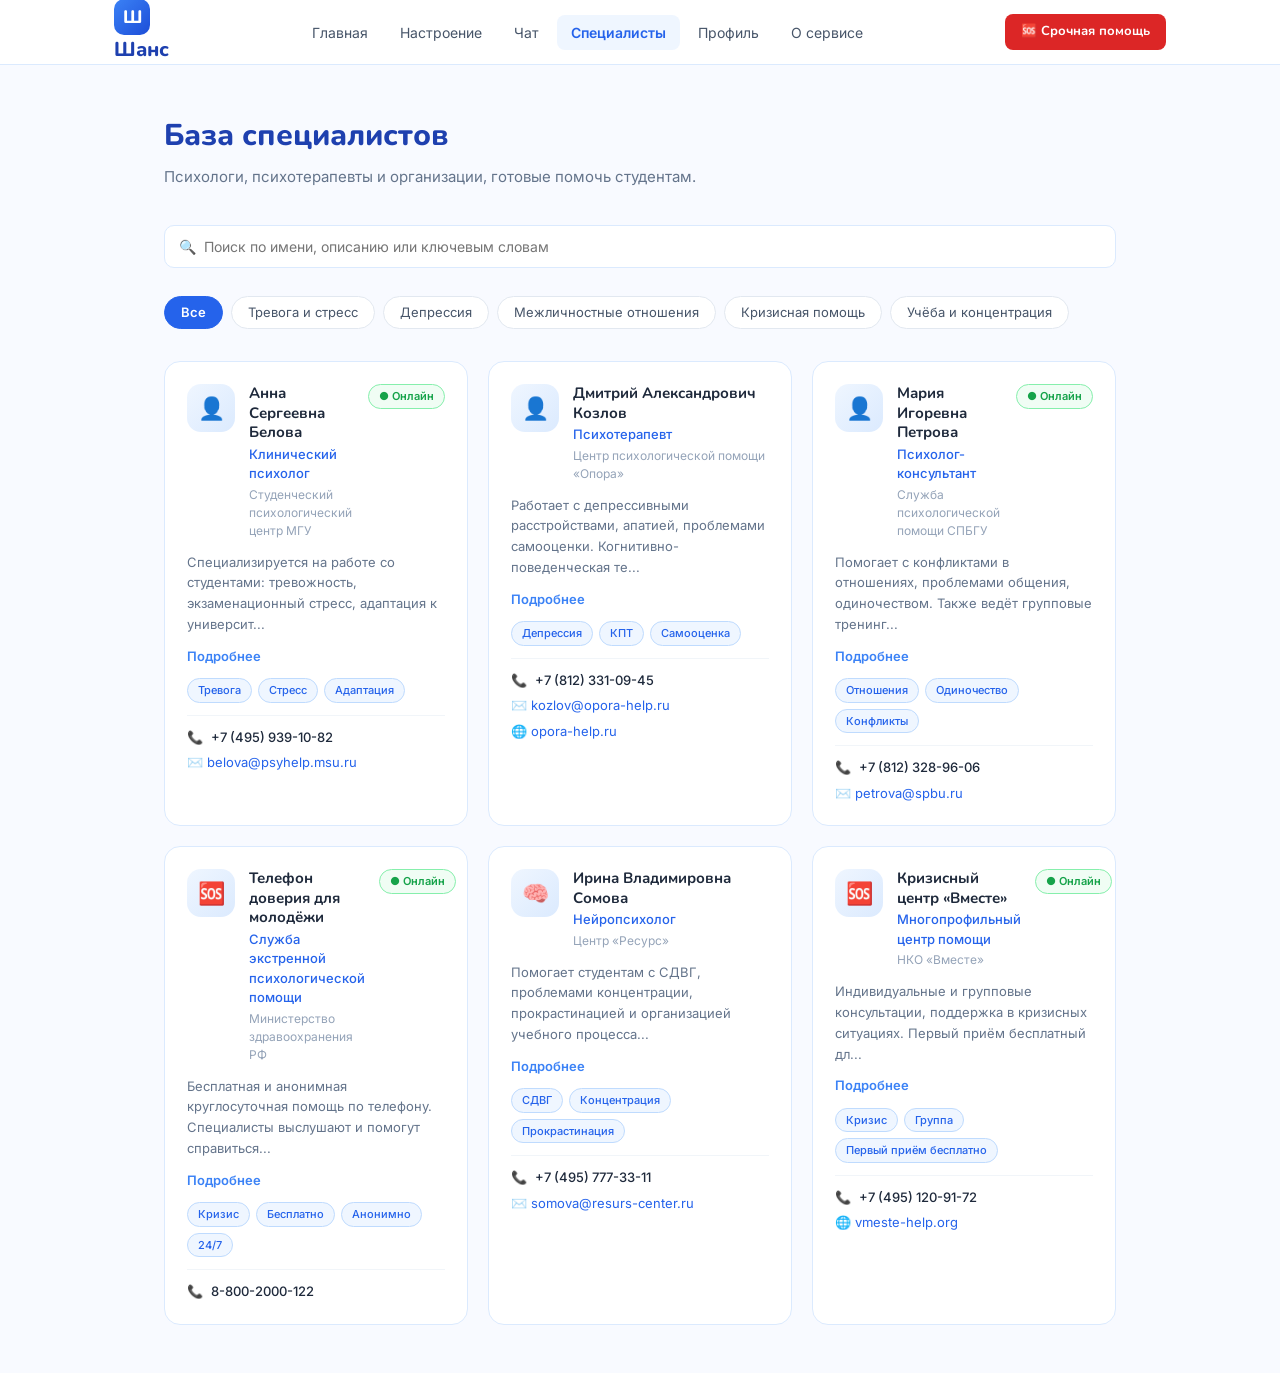
<file: ChancePr3TRBlazor/ChancePr3TRBlazor/HtmlTemplate/SpecialistsPage.html>
<!DOCTYPE html>
<html lang="ru">
<head>
  <meta charset="UTF-8">
  <meta name="viewport" content="width=device-width, initial-scale=1.0">
  <title>База специалистов — Шанс</title>
  <link rel="stylesheet" href="SpecialistsPage.css">
</head>
<body>
  <nav aria-label="Основная навигация" class="specialists-style-001">
    <div class="static-header specialists-style-002">
      <a href="HomePage.html" class="static-page-link specialists-style-003">
        <div class="specialists-style-004">
          <span class="specialists-style-005">Ш</span>
        </div>
        <span class="specialists-style-006">Шанс</span>
      </a>
      <div class="hidden-mobile specialists-style-007">
        <a href="HomePage.html" class="static-page-link specialists-style-008">Главная</a>
        <a href="MoodTrackerPage.html" class="static-page-link specialists-style-008">Настроение</a>
        <a href="ChatPage.html" class="static-page-link specialists-style-008">Чат</a>
        <a href="SpecialistsPage.html" class="static-page-link specialists-style-009" aria-current="page">Специалисты</a>
        <a href="ProfilePage.html" class="static-page-link specialists-style-008">Профиль</a>
        <a href="AboutPage.html" class="static-page-link specialists-style-008">О сервисе</a>
      </div>
      <div class="specialists-style-010">
        <a href="CrisisPage.html" class="static-page-link specialists-style-011">🆘 Срочная помощь</a>
        <details class="mobile-menu">
          <summary aria-label="Меню">
            <div class="specialists-style-012"></div>
            <div class="specialists-style-012"></div>
            <div class="specialists-style-013"></div>
          </summary>
          <div class="mobile-menu-links">
            <a href="HomePage.html">Главная</a>
            <a href="MoodTrackerPage.html">Трекер настроения</a>
            <a href="ChatPage.html">Анонимный чат</a>
            <a href="SpecialistsPage.html" aria-current="page">База специалистов</a>
            <a href="ProfilePage.html">Мой профиль</a>
            <a href="CrisisPage.html">Кризисная помощь</a>
            <a href="AboutPage.html">О сервисе</a>
          </div>
        </details>
      </div>
    </div>
  </nav>
  <main>
    <div class="specialists-style-014">
      <h1 class="specialists-style-015">База специалистов</h1>
      <p class="specialists-style-016">Психологи, психотерапевты и организации, готовые помочь студентам.</p>
      <div class="specialists-style-017">
        <input placeholder="🔍  Поиск по имени, описанию или ключевым словам" value="" aria-label="🔍  Поиск по имени, описанию или ключевым словам" class="specialists-style-018">
      </div>
      <div class="specialists-style-019">
        <button type="button" class="specialists-style-020">Все</button>
        <button type="button" class="specialists-style-021">Тревога и стресс</button>
        <button type="button" class="specialists-style-021">Депрессия</button>
        <button type="button" class="specialists-style-021">Межличностные отношения</button>
        <button type="button" class="specialists-style-021">Кризисная помощь</button>
        <button type="button" class="specialists-style-021">Учёба и концентрация</button>
      </div>
      <div class="specialists-style-022">
        <div class="specialists-style-023">
          <div class="specialists-style-024">
            <div class="specialists-style-025">👤</div>
            <div class="specialists-style-026">
              <div class="specialists-style-027">Анна Сергеевна Белова</div>
              <div class="specialists-style-028">Клинический психолог</div>
              <div class="specialists-style-029">Студенческий психологический центр МГУ</div>
            </div>
            <span class="specialists-style-030">● Онлайн</span>
          </div>
          <p class="specialists-style-031">Специализируется на работе со студентами: тревожность, экзаменационный стресс, адаптация к университ...</p>
          <button type="button" class="specialists-style-032">Подробнее</button>
          <div class="specialists-style-033">
            <span class="specialists-style-034">Тревога</span>
            <span class="specialists-style-034">Стресс</span>
            <span class="specialists-style-034">Адаптация</span>
          </div>
          <div class="specialists-style-035">
            <a href="tel:+7 (495) 939-10-82" class="specialists-style-036">
              📞
              <span class="specialists-style-037">+7 (495) 939-10-82</span>
            </a>
            <a href="mailto:belova@psyhelp.msu.ru" class="specialists-style-038">✉️ belova@psyhelp.msu.ru</a>
          </div>
        </div>
        <div class="specialists-style-023">
          <div class="specialists-style-024">
            <div class="specialists-style-025">👤</div>
            <div class="specialists-style-026">
              <div class="specialists-style-027">Дмитрий Александрович Козлов</div>
              <div class="specialists-style-028">Психотерапевт</div>
              <div class="specialists-style-029">Центр психологической помощи «Опора»</div>
            </div>
          </div>
          <p class="specialists-style-031">Работает с депрессивными расстройствами, апатией, проблемами самооценки. Когнитивно-поведенческая те...</p>
          <button type="button" class="specialists-style-032">Подробнее</button>
          <div class="specialists-style-033">
            <span class="specialists-style-034">Депрессия</span>
            <span class="specialists-style-034">КПТ</span>
            <span class="specialists-style-034">Самооценка</span>
          </div>
          <div class="specialists-style-035">
            <a href="tel:+7 (812) 331-09-45" class="specialists-style-036">
              📞
              <span class="specialists-style-037">+7 (812) 331-09-45</span>
            </a>
            <a href="mailto:kozlov@opora-help.ru" class="specialists-style-038">✉️ kozlov@opora-help.ru</a>
            <a href="https://opora-help.ru" target="_blank" rel="noreferrer" class="specialists-style-038">🌐 opora-help.ru</a>
          </div>
        </div>
        <div class="specialists-style-023">
          <div class="specialists-style-024">
            <div class="specialists-style-025">👤</div>
            <div class="specialists-style-026">
              <div class="specialists-style-027">Мария Игоревна Петрова</div>
              <div class="specialists-style-028">Психолог-консультант</div>
              <div class="specialists-style-029">Служба психологической помощи СПБГУ</div>
            </div>
            <span class="specialists-style-030">● Онлайн</span>
          </div>
          <p class="specialists-style-031">Помогает с конфликтами в отношениях, проблемами общения, одиночеством. Также ведёт групповые тренинг...</p>
          <button type="button" class="specialists-style-032">Подробнее</button>
          <div class="specialists-style-033">
            <span class="specialists-style-034">Отношения</span>
            <span class="specialists-style-034">Одиночество</span>
            <span class="specialists-style-034">Конфликты</span>
          </div>
          <div class="specialists-style-035">
            <a href="tel:+7 (812) 328-96-06" class="specialists-style-036">
              📞
              <span class="specialists-style-037">+7 (812) 328-96-06</span>
            </a>
            <a href="mailto:petrova@spbu.ru" class="specialists-style-038">✉️ petrova@spbu.ru</a>
          </div>
        </div>
        <div class="specialists-style-023">
          <div class="specialists-style-024">
            <div class="specialists-style-025">🆘</div>
            <div class="specialists-style-026">
              <div class="specialists-style-027">Телефон доверия для молодёжи</div>
              <div class="specialists-style-028">Служба экстренной психологической помощи</div>
              <div class="specialists-style-029">Министерство здравоохранения РФ</div>
            </div>
            <span class="specialists-style-030">● Онлайн</span>
          </div>
          <p class="specialists-style-031">Бесплатная и анонимная круглосуточная помощь по телефону. Специалисты выслушают и помогут справиться...</p>
          <button type="button" class="specialists-style-032">Подробнее</button>
          <div class="specialists-style-033">
            <span class="specialists-style-034">Кризис</span>
            <span class="specialists-style-034">Бесплатно</span>
            <span class="specialists-style-034">Анонимно</span>
            <span class="specialists-style-034">24/7</span>
          </div>
          <div class="specialists-style-035">
            <a href="tel:8-800-2000-122" class="specialists-style-036">
              📞
              <span class="specialists-style-037">8-800-2000-122</span>
            </a>
          </div>
        </div>
        <div class="specialists-style-023">
          <div class="specialists-style-024">
            <div class="specialists-style-025">🧠</div>
            <div class="specialists-style-026">
              <div class="specialists-style-027">Ирина Владимировна Сомова</div>
              <div class="specialists-style-028">Нейропсихолог</div>
              <div class="specialists-style-029">Центр «Ресурс»</div>
            </div>
          </div>
          <p class="specialists-style-031">Помогает студентам с СДВГ, проблемами концентрации, прокрастинацией и организацией учебного процесса...</p>
          <button type="button" class="specialists-style-032">Подробнее</button>
          <div class="specialists-style-033">
            <span class="specialists-style-034">СДВГ</span>
            <span class="specialists-style-034">Концентрация</span>
            <span class="specialists-style-034">Прокрастинация</span>
          </div>
          <div class="specialists-style-035">
            <a href="tel:+7 (495) 777-33-11" class="specialists-style-036">
              📞
              <span class="specialists-style-037">+7 (495) 777-33-11</span>
            </a>
            <a href="mailto:somova@resurs-center.ru" class="specialists-style-038">✉️ somova@resurs-center.ru</a>
          </div>
        </div>
        <div class="specialists-style-023">
          <div class="specialists-style-024">
            <div class="specialists-style-025">🆘</div>
            <div class="specialists-style-026">
              <div class="specialists-style-027">Кризисный центр «Вместе»</div>
              <div class="specialists-style-028">Многопрофильный центр помощи</div>
              <div class="specialists-style-029">НКО «Вместе»</div>
            </div>
            <span class="specialists-style-030">● Онлайн</span>
          </div>
          <p class="specialists-style-031">Индивидуальные и групповые консультации, поддержка в кризисных ситуациях. Первый приём бесплатный дл...</p>
          <button type="button" class="specialists-style-032">Подробнее</button>
          <div class="specialists-style-033">
            <span class="specialists-style-034">Кризис</span>
            <span class="specialists-style-034">Группа</span>
            <span class="specialists-style-034">Первый приём бесплатно</span>
          </div>
          <div class="specialists-style-035">
            <a href="tel:+7 (495) 120-91-72" class="specialists-style-036">
              📞
              <span class="specialists-style-037">+7 (495) 120-91-72</span>
            </a>
            <a href="https://vmeste-help.org" target="_blank" rel="noreferrer" class="specialists-style-038">🌐 vmeste-help.org</a>
          </div>
        </div>
      </div>
    </div>
  </main>
</body>
</html>
</file>
<file: ChancePr3TRBlazor/ChancePr3TRBlazor/HtmlTemplate/AboutPage.css>
@import url('https://fonts.googleapis.com/css2?family=Nunito:wght@400;500;600;700;800&family=Inter:wght@400;500;600&display=swap');


:root {
  --font-display: 'Nunito', sans-serif;
  --font-body: 'Inter', sans-serif;

  --color-blue-50: #eff6ff;
  --color-blue-100: #dbeafe;
  --color-blue-200: #bfdbfe;
  --color-blue-400: #60a5fa;
  --color-blue-500: #3b82f6;
  --color-blue-600: #2563eb;
  --color-blue-700: #1d4ed8;
  --color-blue-800: #1e40af;

  --color-crisis: #dc2626;
  --color-crisis-hover: #b91c1c;
}

* {
  box-sizing: border-box;
}

body {
  font-family: 'Inter', sans-serif;
  background-color: #f8faff;
  color: #1e293b;
  margin: 0;
}

h1, h2, h3, h4, h5, h6 {
  font-family: 'Nunito', sans-serif;
}

::-webkit-scrollbar {
  width: 6px;
  height: 6px;
}
::-webkit-scrollbar-track {
  background: transparent;
}
::-webkit-scrollbar-thumb {
  background: #bfdbfe;
  border-radius: 999px;
}
/* Browser defaults corresponding to the original Tailwind reset. */
html { line-height: 1.5; -webkit-text-size-adjust: 100%; }
body { min-width: 320px; }
h1, h2, h3, h4, h5, h6, p { margin: 0; }
h1, h2, h3, h4, h5, h6 { font-size: inherit; font-weight: inherit; }
a { color: inherit; text-decoration: inherit; }
button, input, select, textarea { font: inherit; color: inherit; }
button { appearance: button; }
button:disabled { cursor: not-allowed; }
img, svg { display: block; max-width: 100%; }
textarea { resize: vertical; }
:focus-visible { outline: 3px solid #2563eb; outline-offset: 3px; }
.static-page-link { text-decoration: none; }
a.static-page-link { display: inline-block; }
a.static-feature-link { display: block; }
.static-page-link:hover { filter: brightness(0.97); }
.mobile-menu { display: none; }
.mobile-menu summary { cursor: pointer; list-style: none; }
.mobile-menu summary::-webkit-details-marker { display: none; }
.mobile-menu-links { position: absolute; top: 64px; right: 12px; left: 12px; padding: 12px; background: #fff; border: 1px solid #dbeafe; border-radius: 12px; box-shadow: 0 8px 24px rgba(37,99,235,0.12); }
.mobile-menu-links a { display: block; padding: 10px 12px; color: #475569; border-radius: 8px; }
.mobile-menu-links a[aria-current="page"] { background: #eff6ff; color: #2563eb; font-weight: 600; }
@media (max-width: 768px) {
  .hidden-mobile { display: none !important; }
  .mobile-menu { display: block; }
  .static-header { padding-right: 14px; padding-left: 14px; gap: 10px; }
}
@media (prefers-reduced-motion: reduce) {
  *, *::before, *::after { transition: none !important; animation: none !important; }
}


        @media (max-width: 768px) {
          .hidden-mobile { display: none !important; }
          .show-mobile { display: block !important; }
        }
        @media (min-width: 769px) {
          .show-mobile { display: none !important; }
        }
      

/* Extracted original page and navigation styles. */
.about-style-001 {
  background:#fff;
  border-bottom:1px solid #dbeafe;
  position:sticky;
  top:0;
  z-index:50;
}

.about-style-002 {
  max-width:1100px;
  margin:0 auto;
  padding:0 24px;
  display:flex;
  align-items:center;
  justify-content:space-between;
  height:64px;
}

.about-style-003 {
  display:flex;
  align-items:center;
  gap:10px;
  background:none;
  border:none;
  cursor:pointer;
  padding:0;
}

.about-style-004 {
  width:36px;
  height:36px;
  border-radius:10px;
  background:linear-gradient(135deg, #3b82f6, #1d4ed8);
  display:flex;
  align-items:center;
  justify-content:center;
}

.about-style-005 {
  color:#fff;
  font-family:Nunito, sans-serif;
  font-weight:800;
  font-size:18px;
}

.about-style-006 {
  font-family:Nunito, sans-serif;
  font-weight:800;
  font-size:20px;
  color:#1e40af;
}

.about-style-007 {
  display:flex;
  align-items:center;
  gap:4px;
}

.about-style-008 {
  background:none;
  border:none;
  cursor:pointer;
  padding:7px 14px;
  border-radius:8px;
  font-size:14px;
  font-weight:400;
  color:#475569;
  transition:all 0.15s;
}

.about-style-009 {
  background:#eff6ff;
  border:none;
  cursor:pointer;
  padding:7px 14px;
  border-radius:8px;
  font-size:14px;
  font-weight:600;
  color:#2563eb;
  transition:all 0.15s;
}

.about-style-010 {
  display:flex;
  align-items:center;
  gap:12px;
}

.about-style-011 {
  background:#dc2626;
  color:#fff;
  border:none;
  cursor:pointer;
  padding:8px 16px;
  border-radius:8px;
  font-size:13px;
  font-weight:700;
  font-family:Nunito, sans-serif;
  transition:background 0.15s;
  white-space:nowrap;
}

.about-style-012 {
  width:22px;
  height:2px;
  background:#475569;
  margin-bottom:5px;
  border-radius:2px;
}

.about-style-013 {
  width:22px;
  height:2px;
  background:#475569;
  border-radius:2px;
}

.about-style-014 {
  max-width:800px;
  margin:0 auto;
  padding:48px 24px;
}

.about-style-015 {
  text-align:center;
  margin-bottom:56px;
}

.about-style-016 {
  width:72px;
  height:72px;
  border-radius:20px;
  margin:0 auto 20px;
  background:linear-gradient(135deg, #3b82f6, #1d4ed8);
  display:flex;
  align-items:center;
  justify-content:center;
}

.about-style-017 {
  color:#fff;
  font-family:Nunito, sans-serif;
  font-weight:800;
  font-size:36px;
}

.about-style-018 {
  font-family:Nunito, sans-serif;
  font-weight:800;
  font-size:36px;
  color:#1e40af;
  margin:0 0 14px;
}

.about-style-019 {
  color:#64748b;
  font-size:17px;
  line-height:1.7;
  max-width:560px;
  margin:0 auto;
}

.about-style-020 {
  background:linear-gradient(135deg, #1d4ed8, #3b82f6);
  border-radius:20px;
  padding:32px;
  margin-bottom:40px;
  color:#fff;
}

.about-style-021 {
  font-family:Nunito, sans-serif;
  font-weight:800;
  font-size:22px;
  margin:0 0 12px;
}

.about-style-022 {
  font-size:15px;
  line-height:1.75;
  margin:0;
  opacity:0.92;
}

.about-style-023 {
  margin-bottom:48px;
}

.about-style-024 {
  font-family:Nunito, sans-serif;
  font-weight:800;
  font-size:24px;
  color:#1e293b;
  margin:0 0 20px;
}

.about-style-025 {
  display:flex;
  flex-direction:column;
  gap:12px;
}

.about-style-026 {
  display:flex;
  align-items:flex-start;
  gap:14px;
  background:#fff;
  border:1px solid #dbeafe;
  border-radius:12px;
  padding:14px 18px;
}

.about-style-027 {
  color:#dc2626;
  font-size:18px;
  flex-shrink:0;
  margin-top:1px;
}

.about-style-028 {
  color:#475569;
  font-size:14px;
  line-height:1.6;
}

.about-style-029 {
  display:grid;
  grid-template-columns:repeat(auto-fit, minmax(220px, 1fr));
  gap:16px;
  margin-bottom:48px;
}

.about-style-030 {
  background:#fff;
  border:1px solid #dbeafe;
  border-radius:16px;
  padding:22px;
}

.about-style-031 {
  font-size:28px;
  margin-bottom:12px;
}

.about-style-032 {
  font-family:Nunito, sans-serif;
  font-weight:700;
  font-size:15px;
  color:#1e293b;
  margin:0 0 8px;
}

.about-style-033 {
  color:#64748b;
  font-size:13px;
  line-height:1.6;
  margin:0;
}

.about-style-034 {
  background:#eff6ff;
  border:1px solid #bfdbfe;
  border-radius:16px;
  padding:28px;
  margin-bottom:40px;
}

.about-style-035 {
  font-family:Nunito, sans-serif;
  font-weight:800;
  font-size:20px;
  color:#1e40af;
  margin:0 0 16px;
}

.about-style-036 {
  display:flex;
  flex-direction:column;
  gap:10px;
}

.about-style-037 {
  display:flex;
  gap:10px;
  align-items:center;
  font-size:14px;
  color:#1e40af;
}

.about-style-038 {
  color:#2563eb;
  font-weight:700;
}

.about-style-039 {
  display:flex;
  gap:12px;
  flex-wrap:wrap;
}

.about-style-040 {
  background:#2563eb;
  color:#fff;
  border:none;
  border-radius:10px;
  padding:12px 24px;
  font-size:15px;
  font-weight:600;
  font-family:Nunito, sans-serif;
  cursor:pointer;
}

.about-style-041 {
  background:#fff1f2;
  color:#dc2626;
  border:1.5px solid #fecaca;
  border-radius:10px;
  padding:12px 24px;
  font-size:15px;
  font-weight:600;
  cursor:pointer;
}
</file>
<file: ChancePr3TRBlazor/ChancePr3TRBlazor/HtmlTemplate/ChatPage.css>
@import url('https://fonts.googleapis.com/css2?family=Nunito:wght@400;500;600;700;800&family=Inter:wght@400;500;600&display=swap');


:root {
  --font-display: 'Nunito', sans-serif;
  --font-body: 'Inter', sans-serif;

  --color-blue-50: #eff6ff;
  --color-blue-100: #dbeafe;
  --color-blue-200: #bfdbfe;
  --color-blue-400: #60a5fa;
  --color-blue-500: #3b82f6;
  --color-blue-600: #2563eb;
  --color-blue-700: #1d4ed8;
  --color-blue-800: #1e40af;

  --color-crisis: #dc2626;
  --color-crisis-hover: #b91c1c;
}

* {
  box-sizing: border-box;
}

body {
  font-family: 'Inter', sans-serif;
  background-color: #f8faff;
  color: #1e293b;
  margin: 0;
}

h1, h2, h3, h4, h5, h6 {
  font-family: 'Nunito', sans-serif;
}

::-webkit-scrollbar {
  width: 6px;
  height: 6px;
}
::-webkit-scrollbar-track {
  background: transparent;
}
::-webkit-scrollbar-thumb {
  background: #bfdbfe;
  border-radius: 999px;
}
/* Browser defaults corresponding to the original Tailwind reset. */
html { line-height: 1.5; -webkit-text-size-adjust: 100%; }
body { min-width: 320px; }
h1, h2, h3, h4, h5, h6, p { margin: 0; }
h1, h2, h3, h4, h5, h6 { font-size: inherit; font-weight: inherit; }
a { color: inherit; text-decoration: inherit; }
button, input, select, textarea { font: inherit; color: inherit; }
button { appearance: button; }
button:disabled { cursor: not-allowed; }
img, svg { display: block; max-width: 100%; }
textarea { resize: vertical; }
:focus-visible { outline: 3px solid #2563eb; outline-offset: 3px; }
.static-page-link { text-decoration: none; }
a.static-page-link { display: inline-block; }
a.static-feature-link { display: block; }
.static-page-link:hover { filter: brightness(0.97); }
.mobile-menu { display: none; }
.mobile-menu summary { cursor: pointer; list-style: none; }
.mobile-menu summary::-webkit-details-marker { display: none; }
.mobile-menu-links { position: absolute; top: 64px; right: 12px; left: 12px; padding: 12px; background: #fff; border: 1px solid #dbeafe; border-radius: 12px; box-shadow: 0 8px 24px rgba(37,99,235,0.12); }
.mobile-menu-links a { display: block; padding: 10px 12px; color: #475569; border-radius: 8px; }
.mobile-menu-links a[aria-current="page"] { background: #eff6ff; color: #2563eb; font-weight: 600; }
@media (max-width: 768px) {
  .hidden-mobile { display: none !important; }
  .mobile-menu { display: block; }
  .static-header { padding-right: 14px; padding-left: 14px; gap: 10px; }
}
@media (prefers-reduced-motion: reduce) {
  *, *::before, *::after { transition: none !important; animation: none !important; }
}


        @media (max-width: 768px) {
          .hidden-mobile { display: none !important; }
          .show-mobile { display: block !important; }
        }
        @media (min-width: 769px) {
          .show-mobile { display: none !important; }
        }
      

        @keyframes bounce {
          0%, 80%, 100% { transform: scale(0.7); opacity: 0.5; }
          40% { transform: scale(1); opacity: 1; }
        }
      

/* Extracted original page and navigation styles. */
.chat-style-001 {
  background:#fff;
  border-bottom:1px solid #dbeafe;
  position:sticky;
  top:0;
  z-index:50;
}

.chat-style-002 {
  max-width:1100px;
  margin:0 auto;
  padding:0 24px;
  display:flex;
  align-items:center;
  justify-content:space-between;
  height:64px;
}

.chat-style-003 {
  display:flex;
  align-items:center;
  gap:10px;
  background:none;
  border:none;
  cursor:pointer;
  padding:0;
}

.chat-style-004 {
  width:36px;
  height:36px;
  border-radius:10px;
  background:linear-gradient(135deg, #3b82f6, #1d4ed8);
  display:flex;
  align-items:center;
  justify-content:center;
}

.chat-style-005 {
  color:#fff;
  font-family:Nunito, sans-serif;
  font-weight:800;
  font-size:18px;
}

.chat-style-006 {
  font-family:Nunito, sans-serif;
  font-weight:800;
  font-size:20px;
  color:#1e40af;
}

.chat-style-007 {
  display:flex;
  align-items:center;
  gap:4px;
}

.chat-style-008 {
  background:none;
  border:none;
  cursor:pointer;
  padding:7px 14px;
  border-radius:8px;
  font-size:14px;
  font-weight:400;
  color:#475569;
  transition:all 0.15s;
}

.chat-style-009 {
  background:#eff6ff;
  border:none;
  cursor:pointer;
  padding:7px 14px;
  border-radius:8px;
  font-size:14px;
  font-weight:600;
  color:#2563eb;
  transition:all 0.15s;
}

.chat-style-010 {
  display:flex;
  align-items:center;
  gap:12px;
}

.chat-style-011 {
  background:#dc2626;
  color:#fff;
  border:none;
  cursor:pointer;
  padding:8px 16px;
  border-radius:8px;
  font-size:13px;
  font-weight:700;
  font-family:Nunito, sans-serif;
  transition:background 0.15s;
  white-space:nowrap;
}

.chat-style-012 {
  width:22px;
  height:2px;
  background:#475569;
  margin-bottom:5px;
  border-radius:2px;
}

.chat-style-013 {
  width:22px;
  height:2px;
  background:#475569;
  border-radius:2px;
}

.chat-style-014 {
  max-width:700px;
  margin:0 auto;
  padding:40px 24px 24px;
  display:flex;
  flex-direction:column;
  height:calc(100vh - 64px);
}

.chat-style-015 {
  background:#fff;
  border:1px solid #dbeafe;
  border-radius:16px 16px 0 0;
  padding:16px 20px;
  display:flex;
  align-items:center;
  justify-content:space-between;
}

.chat-style-016 {
  width:40px;
  height:40px;
  border-radius:50%;
  background:linear-gradient(135deg, #3b82f6, #1d4ed8);
  display:flex;
  align-items:center;
  justify-content:center;
  font-size:18px;
}

.chat-style-017 {
  font-family:Nunito, sans-serif;
  font-weight:700;
  font-size:16px;
  color:#1e293b;
}

.chat-style-018 {
  display:flex;
  align-items:center;
  gap:6px;
}

.chat-style-019 {
  width:8px;
  height:8px;
  border-radius:50%;
  background:#16a34a;
}

.chat-style-020 {
  font-size:12px;
  color:#16a34a;
}

.chat-style-021 {
  display:flex;
  gap:8px;
}

.chat-style-022 {
  background:#fff1f2;
  color:#dc2626;
  border:1px solid #fecaca;
  border-radius:8px;
  padding:6px 14px;
  font-size:13px;
  font-weight:600;
  cursor:pointer;
}

.chat-style-023 {
  flex:1;
  overflow-y:auto;
  background:#f8faff;
  border:1px solid #dbeafe;
  border-top:none;
  padding:20px 16px;
  display:flex;
  flex-direction:column;
  gap:12px;
}

.chat-style-024 {
  display:flex;
  justify-content:flex-start;
}

.chat-style-025 {
  max-width:72%;
  background:#fff;
  color:#1e293b;
  border-radius:16px 16px 16px 4px;
  padding:12px 16px;
  font-size:14px;
  line-height:1.55;
  border:1px solid #dbeafe;
  box-shadow:0 1px 4px rgba(0,0,0,0.06);
}

.chat-style-026 {
  margin:0;
}

.chat-style-027 {
  margin:6px 0 0;
  font-size:11px;
  color:#94a3b8;
  text-align:right;
}

.chat-style-028 {
  background:#fff;
  border:1px solid #dbeafe;
  border-top:none;
  border-radius:0 0 16px 16px;
  padding:14px 16px;
  display:flex;
  gap:10px;
  align-items:flex-end;
}

.chat-style-029 {
  flex:1;
  border:1.5px solid #dbeafe;
  border-radius:10px;
  padding:10px 14px;
  font-size:14px;
  font-family:Inter, sans-serif;
  color:#1e293b;
  resize:none;
  outline:none;
  background:#f8faff;
}

.chat-style-030 {
  background:#cbd5e1;
  color:#fff;
  border:none;
  cursor:not-allowed;
  width:44px;
  height:44px;
  border-radius:10px;
  display:flex;
  align-items:center;
  justify-content:center;
  font-size:18px;
  transition:background 0.15s;
  flex-shrink:0;
}

.chat-style-031 {
  text-align:center;
  font-size:12px;
  color:#94a3b8;
  margin-top:10px;
}
</file>
<file: ChancePr3TRBlazor/ChancePr3TRBlazor/HtmlTemplate/CrisisPage.css>
@import url('https://fonts.googleapis.com/css2?family=Nunito:wght@400;500;600;700;800&family=Inter:wght@400;500;600&display=swap');


:root {
  --font-display: 'Nunito', sans-serif;
  --font-body: 'Inter', sans-serif;

  --color-blue-50: #eff6ff;
  --color-blue-100: #dbeafe;
  --color-blue-200: #bfdbfe;
  --color-blue-400: #60a5fa;
  --color-blue-500: #3b82f6;
  --color-blue-600: #2563eb;
  --color-blue-700: #1d4ed8;
  --color-blue-800: #1e40af;

  --color-crisis: #dc2626;
  --color-crisis-hover: #b91c1c;
}

* {
  box-sizing: border-box;
}

body {
  font-family: 'Inter', sans-serif;
  background-color: #f8faff;
  color: #1e293b;
  margin: 0;
}

h1, h2, h3, h4, h5, h6 {
  font-family: 'Nunito', sans-serif;
}

::-webkit-scrollbar {
  width: 6px;
  height: 6px;
}
::-webkit-scrollbar-track {
  background: transparent;
}
::-webkit-scrollbar-thumb {
  background: #bfdbfe;
  border-radius: 999px;
}
/* Browser defaults corresponding to the original Tailwind reset. */
html { line-height: 1.5; -webkit-text-size-adjust: 100%; }
body { min-width: 320px; }
h1, h2, h3, h4, h5, h6, p { margin: 0; }
h1, h2, h3, h4, h5, h6 { font-size: inherit; font-weight: inherit; }
a { color: inherit; text-decoration: inherit; }
button, input, select, textarea { font: inherit; color: inherit; }
button { appearance: button; }
button:disabled { cursor: not-allowed; }
img, svg { display: block; max-width: 100%; }
textarea { resize: vertical; }
:focus-visible { outline: 3px solid #2563eb; outline-offset: 3px; }
.static-page-link { text-decoration: none; }
a.static-page-link { display: inline-block; }
a.static-feature-link { display: block; }
.static-page-link:hover { filter: brightness(0.97); }
.mobile-menu { display: none; }
.mobile-menu summary { cursor: pointer; list-style: none; }
.mobile-menu summary::-webkit-details-marker { display: none; }
.mobile-menu-links { position: absolute; top: 64px; right: 12px; left: 12px; padding: 12px; background: #fff; border: 1px solid #dbeafe; border-radius: 12px; box-shadow: 0 8px 24px rgba(37,99,235,0.12); }
.mobile-menu-links a { display: block; padding: 10px 12px; color: #475569; border-radius: 8px; }
.mobile-menu-links a[aria-current="page"] { background: #eff6ff; color: #2563eb; font-weight: 600; }
@media (max-width: 768px) {
  .hidden-mobile { display: none !important; }
  .mobile-menu { display: block; }
  .static-header { padding-right: 14px; padding-left: 14px; gap: 10px; }
}
@media (prefers-reduced-motion: reduce) {
  *, *::before, *::after { transition: none !important; animation: none !important; }
}



/* Extracted original page and navigation styles. */
.crisis-style-001 {
  min-height:100vh;
  background:#fff;
}

.crisis-style-002 {
  background:linear-gradient(135deg, #7f1d1d, #dc2626);
  padding:48px 24px 56px;
  text-align:center;
}

.crisis-style-003 {
  max-width:640px;
  margin:0 auto;
}

.crisis-style-004 {
  font-size:56px;
  margin-bottom:16px;
}

.crisis-style-005 {
  font-family:Nunito, sans-serif;
  font-weight:800;
  font-size:clamp(28px, 4vw, 40px);
  color:#fff;
  margin:0 0 14px;
}

.crisis-style-006 {
  color:rgba(255,255,255,0.9);
  font-size:17px;
  line-height:1.65;
  margin:0 0 32px;
}

.crisis-style-007 {
  display:inline-block;
  background:#fff;
  color:#dc2626;
  font-family:Nunito, sans-serif;
  font-weight:800;
  font-size:20px;
  padding:16px 36px;
  border-radius:14px;
  text-decoration:none;
  box-shadow:0 4px 24px rgba(0,0,0,0.2);
  transition:transform 0.15s;
}

.crisis-style-008 {
  color:rgba(255,255,255,0.7);
  font-size:13px;
  margin-top:10px;
}

.crisis-style-009 {
  max-width:800px;
  margin:0 auto;
  padding:56px 24px;
}

.crisis-style-010 {
  font-family:Nunito, sans-serif;
  font-weight:800;
  font-size:24px;
  color:#1e293b;
  margin:0 0 28px;
}

.crisis-style-011 {
  display:flex;
  flex-direction:column;
  gap:14px;
  margin-bottom:56px;
}

.crisis-style-012 {
  display:flex;
  gap:16px;
  align-items:flex-start;
  background:#fff;
  border:1px solid #e2e8f0;
  border-radius:14px;
  padding:18px 20px;
}

.crisis-style-013 {
  width:36px;
  height:36px;
  border-radius:50%;
  background:linear-gradient(135deg, #dc2626, #b91c1c);
  display:flex;
  align-items:center;
  justify-content:center;
  color:#fff;
  font-family:Nunito, sans-serif;
  font-weight:800;
  font-size:16px;
  flex-shrink:0;
}

.crisis-style-014 {
  font-family:Nunito, sans-serif;
  font-weight:700;
  font-size:16px;
  color:#1e293b;
  margin-bottom:4px;
}

.crisis-style-015 {
  font-size:14px;
  color:#64748b;
  line-height:1.6;
}

.crisis-style-016 {
  font-family:Nunito, sans-serif;
  font-weight:800;
  font-size:24px;
  color:#1e293b;
  margin:0 0 20px;
}

.crisis-style-017 {
  display:flex;
  flex-direction:column;
  gap:12px;
  margin-bottom:48px;
}

.crisis-style-018 {
  display:flex;
  align-items:center;
  gap:16px;
  background:#fff;
  border:1px solid #e2e8f0;
  border-radius:14px;
  padding:16px 20px;
  text-decoration:none;
  transition:all 0.15s;
}

.crisis-style-019 {
  font-size:28px;
}

.crisis-style-020 {
  flex:1;
}

.crisis-style-021 {
  font-weight:600;
  font-size:14px;
  color:#1e293b;
}

.crisis-style-022 {
  font-size:12px;
  color:#94a3b8;
  margin-top:2px;
}

.crisis-style-023 {
  text-align:right;
}

.crisis-style-024 {
  font-family:Nunito, sans-serif;
  font-weight:800;
  font-size:18px;
  color:#dc2626;
}

.crisis-style-025 {
  display:inline-block;
  background:#f0fdf4;
  color:#16a34a;
  border:1px solid #86efac;
  border-radius:20px;
  padding:2px 8px;
  font-size:11px;
  font-weight:600;
  margin-top:4px;
}

.crisis-style-026 {
  background:linear-gradient(135deg, #eff6ff, #dbeafe);
  border:1px solid #bfdbfe;
  border-radius:16px;
  padding:28px;
  text-align:center;
  margin-bottom:36px;
}

.crisis-style-027 {
  font-family:Nunito, sans-serif;
  font-weight:700;
  font-size:20px;
  color:#1e40af;
  margin:0 0 10px;
}

.crisis-style-028 {
  color:#475569;
  font-size:15px;
  line-height:1.7;
  margin:0;
}

.crisis-style-029 {
  background:#eff6ff;
  color:#2563eb;
  border:1.5px solid #bfdbfe;
  border-radius:10px;
  padding:12px 24px;
  font-size:15px;
  font-weight:600;
  cursor:pointer;
  font-family:Nunito, sans-serif;
}
</file>
<file: ChancePr3TRBlazor/ChancePr3TRBlazor/HtmlTemplate/HomePage.css>
@import url('https://fonts.googleapis.com/css2?family=Nunito:wght@400;500;600;700;800&family=Inter:wght@400;500;600&display=swap');


:root {
  --font-display: 'Nunito', sans-serif;
  --font-body: 'Inter', sans-serif;

  --color-blue-50: #eff6ff;
  --color-blue-100: #dbeafe;
  --color-blue-200: #bfdbfe;
  --color-blue-400: #60a5fa;
  --color-blue-500: #3b82f6;
  --color-blue-600: #2563eb;
  --color-blue-700: #1d4ed8;
  --color-blue-800: #1e40af;

  --color-crisis: #dc2626;
  --color-crisis-hover: #b91c1c;
}

* {
  box-sizing: border-box;
}

body {
  font-family: 'Inter', sans-serif;
  background-color: #f8faff;
  color: #1e293b;
  margin: 0;
}

h1, h2, h3, h4, h5, h6 {
  font-family: 'Nunito', sans-serif;
}

::-webkit-scrollbar {
  width: 6px;
  height: 6px;
}
::-webkit-scrollbar-track {
  background: transparent;
}
::-webkit-scrollbar-thumb {
  background: #bfdbfe;
  border-radius: 999px;
}
/* Browser defaults corresponding to the original Tailwind reset. */
html { line-height: 1.5; -webkit-text-size-adjust: 100%; }
body { min-width: 320px; }
h1, h2, h3, h4, h5, h6, p { margin: 0; }
h1, h2, h3, h4, h5, h6 { font-size: inherit; font-weight: inherit; }
a { color: inherit; text-decoration: inherit; }
button, input, select, textarea { font: inherit; color: inherit; }
button { appearance: button; }
button:disabled { cursor: not-allowed; }
img, svg { display: block; max-width: 100%; }
textarea { resize: vertical; }
:focus-visible { outline: 3px solid #2563eb; outline-offset: 3px; }
.static-page-link { text-decoration: none; }
a.static-page-link { display: inline-block; }
a.static-feature-link { display: block; }
.static-page-link:hover { filter: brightness(0.97); }
.mobile-menu { display: none; }
.mobile-menu summary { cursor: pointer; list-style: none; }
.mobile-menu summary::-webkit-details-marker { display: none; }
.mobile-menu-links { position: absolute; top: 64px; right: 12px; left: 12px; padding: 12px; background: #fff; border: 1px solid #dbeafe; border-radius: 12px; box-shadow: 0 8px 24px rgba(37,99,235,0.12); }
.mobile-menu-links a { display: block; padding: 10px 12px; color: #475569; border-radius: 8px; }
.mobile-menu-links a[aria-current="page"] { background: #eff6ff; color: #2563eb; font-weight: 600; }
@media (max-width: 768px) {
  .hidden-mobile { display: none !important; }
  .mobile-menu { display: block; }
  .static-header { padding-right: 14px; padding-left: 14px; gap: 10px; }
}
@media (prefers-reduced-motion: reduce) {
  *, *::before, *::after { transition: none !important; animation: none !important; }
}


        @media (max-width: 768px) {
          .hidden-mobile { display: none !important; }
          .show-mobile { display: block !important; }
        }
        @media (min-width: 769px) {
          .show-mobile { display: none !important; }
        }
      

/* Extracted original page and navigation styles. */
.home-style-001 {
  background:#fff;
  border-bottom:1px solid #dbeafe;
  position:sticky;
  top:0;
  z-index:50;
}

.home-style-002 {
  max-width:1100px;
  margin:0 auto;
  padding:0 24px;
  display:flex;
  align-items:center;
  justify-content:space-between;
  height:64px;
}

.home-style-003 {
  display:flex;
  align-items:center;
  gap:10px;
  background:none;
  border:none;
  cursor:pointer;
  padding:0;
}

.home-style-004 {
  width:36px;
  height:36px;
  border-radius:10px;
  background:linear-gradient(135deg, #3b82f6, #1d4ed8);
  display:flex;
  align-items:center;
  justify-content:center;
}

.home-style-005 {
  color:#fff;
  font-family:Nunito, sans-serif;
  font-weight:800;
  font-size:18px;
}

.home-style-006 {
  font-family:Nunito, sans-serif;
  font-weight:800;
  font-size:20px;
  color:#1e40af;
}

.home-style-007 {
  display:flex;
  align-items:center;
  gap:4px;
}

.home-style-008 {
  background:#eff6ff;
  border:none;
  cursor:pointer;
  padding:7px 14px;
  border-radius:8px;
  font-size:14px;
  font-weight:600;
  color:#2563eb;
  transition:all 0.15s;
}

.home-style-009 {
  background:none;
  border:none;
  cursor:pointer;
  padding:7px 14px;
  border-radius:8px;
  font-size:14px;
  font-weight:400;
  color:#475569;
  transition:all 0.15s;
}

.home-style-010 {
  display:flex;
  align-items:center;
  gap:12px;
}

.home-style-011 {
  background:#dc2626;
  color:#fff;
  border:none;
  cursor:pointer;
  padding:8px 16px;
  border-radius:8px;
  font-size:13px;
  font-weight:700;
  font-family:Nunito, sans-serif;
  transition:background 0.15s;
  white-space:nowrap;
}

.home-style-012 {
  width:22px;
  height:2px;
  background:#475569;
  margin-bottom:5px;
  border-radius:2px;
}

.home-style-013 {
  width:22px;
  height:2px;
  background:#475569;
  border-radius:2px;
}

.home-style-014 {
  background:linear-gradient(135deg, #1d4ed8 0%, #3b82f6 50%, #60a5fa 100%);
  padding:80px 24px 100px;
  text-align:center;
  position:relative;
  overflow:hidden;
}

.home-style-015 {
  position:absolute;
  inset:0;
  background-image:radial-gradient(circle at 20% 50%, rgba(255,255,255,0.08) 0%, transparent 60%), radial-gradient(circle at 80% 20%, rgba(255,255,255,0.06) 0%, transparent 50%);
}

.home-style-016 {
  position:relative;
  max-width:680px;
  margin:0 auto;
}

.home-style-017 {
  display:inline-flex;
  align-items:center;
  gap:12px;
  background:rgba(255,255,255,0.15);
  border-radius:16px;
  padding:10px 20px;
  margin-bottom:28px;
}

.home-style-018 {
  width:44px;
  height:44px;
  border-radius:12px;
  background:rgba(255,255,255,0.2);
  display:flex;
  align-items:center;
  justify-content:center;
}

.home-style-019 {
  color:#fff;
  font-family:Nunito, sans-serif;
  font-weight:800;
  font-size:22px;
}

.home-style-020 {
  color:#fff;
  font-family:Nunito, sans-serif;
  font-weight:800;
  font-size:22px;
  letter-spacing:-0.01em;
}

.home-style-021 {
  font-family:Nunito, sans-serif;
  font-weight:800;
  font-size:clamp(32px, 5vw, 52px);
  color:#fff;
  margin:0 0 16px;
  line-height:1.15;
  letter-spacing:-0.02em;
}

.home-style-022 {
  font-size:18px;
  color:rgba(255,255,255,0.85);
  margin:0 0 44px;
  line-height:1.65;
  max-width:540px;
  margin-left:auto;
  margin-right:auto;
}

.home-style-023 {
  display:flex;
  gap:12px;
  justify-content:center;
  flex-wrap:wrap;
  margin-bottom:28px;
}

.home-style-024 {
  background:rgba(255,255,255,0.15);
  color:#fff;
  border:1.5px solid rgba(255,255,255,0.35);
  cursor:pointer;
  padding:12px 22px;
  border-radius:12px;
  font-size:15px;
  font-weight:600;
  font-family:Nunito, sans-serif;
  display:flex;
  align-items:center;
  gap:8px;
  transition:all 0.15s;
  backdrop-filter:blur(4px);
}

.home-style-025 {
  font-size:18px;
}

.home-style-026 {
  background:#fff;
  color:#dc2626;
  border:2px solid rgba(255,255,255,0.5);
  cursor:pointer;
  padding:14px 32px;
  border-radius:12px;
  font-size:16px;
  font-weight:800;
  font-family:Nunito, sans-serif;
  transition:all 0.15s;
  display:inline-flex;
  align-items:center;
  gap:8px;
  box-shadow:0 4px 20px rgba(0,0,0,0.15);
}

.home-style-027 {
  background:linear-gradient(135deg, #1d4ed8, #3b82f6);
  height:2px;
}

.home-style-028 {
  max-width:1100px;
  margin:0 auto;
  padding:72px 24px;
}

.home-style-029 {
  font-family:Nunito, sans-serif;
  font-weight:800;
  font-size:clamp(24px, 3vw, 32px);
  color:#1e40af;
  text-align:center;
  margin:0 0 48px;
}

.home-style-030 {
  display:grid;
  grid-template-columns:repeat(auto-fit, minmax(240px, 1fr));
  gap:24px;
}

.home-style-031 {
  background:#fff;
  border:1px solid #dbeafe;
  border-radius:16px;
  padding:28px;
  cursor:pointer;
  transition:all 0.2s;
}

.home-style-032 {
  width:52px;
  height:52px;
  border-radius:14px;
  background:#eff6ff;
  display:flex;
  align-items:center;
  justify-content:center;
  font-size:26px;
  margin-bottom:16px;
}

.home-style-033 {
  font-family:Nunito, sans-serif;
  font-weight:700;
  font-size:17px;
  color:#1e293b;
  margin:0 0 8px;
}

.home-style-034 {
  color:#64748b;
  font-size:14px;
  line-height:1.65;
  margin:0;
}

.home-style-035 {
  width:52px;
  height:52px;
  border-radius:14px;
  background:#f0fdf4;
  display:flex;
  align-items:center;
  justify-content:center;
  font-size:26px;
  margin-bottom:16px;
}

.home-style-036 {
  width:52px;
  height:52px;
  border-radius:14px;
  background:#fdf4ff;
  display:flex;
  align-items:center;
  justify-content:center;
  font-size:26px;
  margin-bottom:16px;
}

.home-style-037 {
  width:52px;
  height:52px;
  border-radius:14px;
  background:#fff1f2;
  display:flex;
  align-items:center;
  justify-content:center;
  font-size:26px;
  margin-bottom:16px;
}

.home-style-038 {
  background:linear-gradient(135deg, #eff6ff, #dbeafe);
  border-top:1px solid #bfdbfe;
  border-bottom:1px solid #bfdbfe;
  padding:56px 24px;
  text-align:center;
}

.home-style-039 {
  max-width:600px;
  margin:0 auto;
}

.home-style-040 {
  font-family:Nunito, sans-serif;
  font-weight:700;
  font-size:22px;
  color:#1e40af;
  margin-bottom:8px;
}

.home-style-041 {
  color:#475569;
  font-size:16px;
  line-height:1.7;
  margin-bottom:28px;
}

.home-style-042 {
  background:#2563eb;
  color:#fff;
  border:none;
  cursor:pointer;
  padding:12px 28px;
  border-radius:10px;
  font-size:15px;
  font-weight:600;
  font-family:Nunito, sans-serif;
  transition:background 0.15s;
}
</file>
<file: ChancePr3TRBlazor/ChancePr3TRBlazor/HtmlTemplate/MoodTrackerPage.css>
@import url('https://fonts.googleapis.com/css2?family=Nunito:wght@400;500;600;700;800&family=Inter:wght@400;500;600&display=swap');


:root {
  --font-display: 'Nunito', sans-serif;
  --font-body: 'Inter', sans-serif;

  --color-blue-50: #eff6ff;
  --color-blue-100: #dbeafe;
  --color-blue-200: #bfdbfe;
  --color-blue-400: #60a5fa;
  --color-blue-500: #3b82f6;
  --color-blue-600: #2563eb;
  --color-blue-700: #1d4ed8;
  --color-blue-800: #1e40af;

  --color-crisis: #dc2626;
  --color-crisis-hover: #b91c1c;
}

* {
  box-sizing: border-box;
}

body {
  font-family: 'Inter', sans-serif;
  background-color: #f8faff;
  color: #1e293b;
  margin: 0;
}

h1, h2, h3, h4, h5, h6 {
  font-family: 'Nunito', sans-serif;
}

::-webkit-scrollbar {
  width: 6px;
  height: 6px;
}
::-webkit-scrollbar-track {
  background: transparent;
}
::-webkit-scrollbar-thumb {
  background: #bfdbfe;
  border-radius: 999px;
}
/* Browser defaults corresponding to the original Tailwind reset. */
html { line-height: 1.5; -webkit-text-size-adjust: 100%; }
body { min-width: 320px; }
h1, h2, h3, h4, h5, h6, p { margin: 0; }
h1, h2, h3, h4, h5, h6 { font-size: inherit; font-weight: inherit; }
a { color: inherit; text-decoration: inherit; }
button, input, select, textarea { font: inherit; color: inherit; }
button { appearance: button; }
button:disabled { cursor: not-allowed; }
img, svg { display: block; max-width: 100%; }
textarea { resize: vertical; }
:focus-visible { outline: 3px solid #2563eb; outline-offset: 3px; }
.static-page-link { text-decoration: none; }
a.static-page-link { display: inline-block; }
a.static-feature-link { display: block; }
.static-page-link:hover { filter: brightness(0.97); }
.mobile-menu { display: none; }
.mobile-menu summary { cursor: pointer; list-style: none; }
.mobile-menu summary::-webkit-details-marker { display: none; }
.mobile-menu-links { position: absolute; top: 64px; right: 12px; left: 12px; padding: 12px; background: #fff; border: 1px solid #dbeafe; border-radius: 12px; box-shadow: 0 8px 24px rgba(37,99,235,0.12); }
.mobile-menu-links a { display: block; padding: 10px 12px; color: #475569; border-radius: 8px; }
.mobile-menu-links a[aria-current="page"] { background: #eff6ff; color: #2563eb; font-weight: 600; }
@media (max-width: 768px) {
  .hidden-mobile { display: none !important; }
  .mobile-menu { display: block; }
  .static-header { padding-right: 14px; padding-left: 14px; gap: 10px; }
}
@media (prefers-reduced-motion: reduce) {
  *, *::before, *::after { transition: none !important; animation: none !important; }
}


        @media (max-width: 768px) {
          .hidden-mobile { display: none !important; }
          .show-mobile { display: block !important; }
        }
        @media (min-width: 769px) {
          .show-mobile { display: none !important; }
        }
      

/* Extracted original page and navigation styles. */
.mood-style-001 {
  background:#fff;
  border-bottom:1px solid #dbeafe;
  position:sticky;
  top:0;
  z-index:50;
}

.mood-style-002 {
  max-width:1100px;
  margin:0 auto;
  padding:0 24px;
  display:flex;
  align-items:center;
  justify-content:space-between;
  height:64px;
}

.mood-style-003 {
  display:flex;
  align-items:center;
  gap:10px;
  background:none;
  border:none;
  cursor:pointer;
  padding:0;
}

.mood-style-004 {
  width:36px;
  height:36px;
  border-radius:10px;
  background:linear-gradient(135deg, #3b82f6, #1d4ed8);
  display:flex;
  align-items:center;
  justify-content:center;
}

.mood-style-005 {
  color:#fff;
  font-family:Nunito, sans-serif;
  font-weight:800;
  font-size:18px;
}

.mood-style-006 {
  font-family:Nunito, sans-serif;
  font-weight:800;
  font-size:20px;
  color:#1e40af;
}

.mood-style-007 {
  display:flex;
  align-items:center;
  gap:4px;
}

.mood-style-008 {
  background:none;
  border:none;
  cursor:pointer;
  padding:7px 14px;
  border-radius:8px;
  font-size:14px;
  font-weight:400;
  color:#475569;
  transition:all 0.15s;
}

.mood-style-009 {
  background:#eff6ff;
  border:none;
  cursor:pointer;
  padding:7px 14px;
  border-radius:8px;
  font-size:14px;
  font-weight:600;
  color:#2563eb;
  transition:all 0.15s;
}

.mood-style-010 {
  display:flex;
  align-items:center;
  gap:12px;
}

.mood-style-011 {
  background:#dc2626;
  color:#fff;
  border:none;
  cursor:pointer;
  padding:8px 16px;
  border-radius:8px;
  font-size:13px;
  font-weight:700;
  font-family:Nunito, sans-serif;
  transition:background 0.15s;
  white-space:nowrap;
}

.mood-style-012 {
  width:22px;
  height:2px;
  background:#475569;
  margin-bottom:5px;
  border-radius:2px;
}

.mood-style-013 {
  width:22px;
  height:2px;
  background:#475569;
  border-radius:2px;
}

.mood-style-014 {
  max-width:760px;
  margin:0 auto;
  padding:48px 24px;
}

.mood-style-015 {
  font-family:Nunito, sans-serif;
  font-weight:800;
  font-size:30px;
  color:#1e40af;
  margin:0 0 8px;
}

.mood-style-016 {
  color:#64748b;
  font-size:15px;
  margin-bottom:40px;
}

.mood-style-017 {
  background:#fff;
  border:1px solid #dbeafe;
  border-radius:20px;
  padding:32px;
  margin-bottom:28px;
}

.mood-style-018 {
  font-family:Nunito, sans-serif;
  font-weight:700;
  font-size:17px;
  color:#1e293b;
  margin:0 0 20px;
}

.mood-style-019 {
  display:flex;
  gap:12px;
  flex-wrap:wrap;
  margin-bottom:24px;
}

.mood-style-020 {
  background:#f8faff;
  border:2px solid transparent;
  border-radius:14px;
  padding:12px 18px;
  cursor:pointer;
  display:flex;
  flex-direction:column;
  align-items:center;
  gap:6px;
  transition:all 0.15s;
  outline:none;
  min-width:80px;
}

.mood-style-021 {
  font-size:32px;
}

.mood-style-022 {
  font-size:12px;
  font-weight:600;
  color:#94a3b8;
}

.mood-style-023 {
  width:100%;
  box-sizing:border-box;
  border:1.5px solid #dbeafe;
  border-radius:10px;
  padding:12px 14px;
  font-size:14px;
  color:#1e293b;
  font-family:Inter, sans-serif;
  resize:vertical;
  outline:none;
  margin-bottom:16px;
  background:#f8faff;
}

.mood-style-024 {
  background:#cbd5e1;
  color:#fff;
  border:none;
  cursor:not-allowed;
  padding:12px 28px;
  border-radius:10px;
  font-size:15px;
  font-weight:700;
  font-family:Nunito, sans-serif;
  transition:background 0.15s;
}

.mood-style-025 {
  background:linear-gradient(135deg, #eff6ff, #dbeafe);
  border:1px solid #bfdbfe;
  border-radius:16px;
  padding:24px 28px;
  margin-bottom:32px;
  display:flex;
  gap:32px;
  flex-wrap:wrap;
}

.mood-style-026 {
  font-size:24px;
  font-weight:800;
  font-family:Nunito, sans-serif;
  color:#1e40af;
}

.mood-style-027 {
  font-size:12px;
  color:#64748b;
  margin-top:2px;
}

.mood-style-028 {
  background:#fff;
  border:1px solid #dbeafe;
  border-radius:16px;
  padding:24px 28px;
  margin-bottom:28px;
}

.mood-style-029 {
  font-family:Nunito, sans-serif;
  font-weight:700;
  color:#1e293b;
  margin:0 0 20px;
  font-size:16px;
}

.mood-style-030 {
  display:flex;
  gap:8px;
  align-items:flex-end;
  height:80px;
}

.mood-style-031 {
  flex:1;
  display:flex;
  flex-direction:column;
  align-items:center;
  gap:4px;
}

.mood-style-032 {
  width:100%;
  border-radius:6px;
  background:#d97706;
  height:38.4px;
  transition:height 0.3s;
  opacity:0.85;
}

.mood-style-033 {
  font-size:10px;
  color:#94a3b8;
}

.mood-style-034 {
  width:100%;
  border-radius:6px;
  background:#16a34a;
  height:64px;
  transition:height 0.3s;
  opacity:0.85;
}

.mood-style-035 {
  width:100%;
  border-radius:6px;
  background:#2563eb;
  height:51.2px;
  transition:height 0.3s;
  opacity:0.85;
}

.mood-style-036 {
  width:100%;
  border-radius:6px;
  background:#ea580c;
  height:25.6px;
  transition:height 0.3s;
  opacity:0.85;
}

.mood-style-037 {
  font-family:Nunito, sans-serif;
  font-weight:700;
  font-size:20px;
  color:#1e293b;
  margin:0 0 16px;
}

.mood-style-038 {
  display:flex;
  flex-direction:column;
  gap:10px;
}

.mood-style-039 {
  background:#fff;
  border:1px solid #e2e8f0;
  border-radius:12px;
  padding:14px 18px;
  display:flex;
  align-items:center;
  gap:16px;
}

.mood-style-040 {
  font-size:28px;
}

.mood-style-041 {
  flex:1;
}

.mood-style-042 {
  display:flex;
  align-items:center;
  gap:10px;
}

.mood-style-043 {
  font-weight:600;
  font-size:14px;
  color:#2563eb;
}

.mood-style-044 {
  font-size:12px;
  color:#94a3b8;
}

.mood-style-045 {
  color:#64748b;
  font-size:13px;
  margin:4px 0 0;
}

.mood-style-046 {
  font-weight:600;
  font-size:14px;
  color:#16a34a;
}

.mood-style-047 {
  font-weight:600;
  font-size:14px;
  color:#d97706;
}

.mood-style-048 {
  font-weight:600;
  font-size:14px;
  color:#ea580c;
}
</file>
<file: ChancePr3TRBlazor/ChancePr3TRBlazor/HtmlTemplate/ProfilePage.css>
@import url('https://fonts.googleapis.com/css2?family=Nunito:wght@400;500;600;700;800&family=Inter:wght@400;500;600&display=swap');


:root {
  --font-display: 'Nunito', sans-serif;
  --font-body: 'Inter', sans-serif;

  --color-blue-50: #eff6ff;
  --color-blue-100: #dbeafe;
  --color-blue-200: #bfdbfe;
  --color-blue-400: #60a5fa;
  --color-blue-500: #3b82f6;
  --color-blue-600: #2563eb;
  --color-blue-700: #1d4ed8;
  --color-blue-800: #1e40af;

  --color-crisis: #dc2626;
  --color-crisis-hover: #b91c1c;
}

* {
  box-sizing: border-box;
}

body {
  font-family: 'Inter', sans-serif;
  background-color: #f8faff;
  color: #1e293b;
  margin: 0;
}

h1, h2, h3, h4, h5, h6 {
  font-family: 'Nunito', sans-serif;
}

::-webkit-scrollbar {
  width: 6px;
  height: 6px;
}
::-webkit-scrollbar-track {
  background: transparent;
}
::-webkit-scrollbar-thumb {
  background: #bfdbfe;
  border-radius: 999px;
}
/* Browser defaults corresponding to the original Tailwind reset. */
html { line-height: 1.5; -webkit-text-size-adjust: 100%; }
body { min-width: 320px; }
h1, h2, h3, h4, h5, h6, p { margin: 0; }
h1, h2, h3, h4, h5, h6 { font-size: inherit; font-weight: inherit; }
a { color: inherit; text-decoration: inherit; }
button, input, select, textarea { font: inherit; color: inherit; }
button { appearance: button; }
button:disabled { cursor: not-allowed; }
img, svg { display: block; max-width: 100%; }
textarea { resize: vertical; }
:focus-visible { outline: 3px solid #2563eb; outline-offset: 3px; }
.static-page-link { text-decoration: none; }
a.static-page-link { display: inline-block; }
a.static-feature-link { display: block; }
.static-page-link:hover { filter: brightness(0.97); }
.mobile-menu { display: none; }
.mobile-menu summary { cursor: pointer; list-style: none; }
.mobile-menu summary::-webkit-details-marker { display: none; }
.mobile-menu-links { position: absolute; top: 64px; right: 12px; left: 12px; padding: 12px; background: #fff; border: 1px solid #dbeafe; border-radius: 12px; box-shadow: 0 8px 24px rgba(37,99,235,0.12); }
.mobile-menu-links a { display: block; padding: 10px 12px; color: #475569; border-radius: 8px; }
.mobile-menu-links a[aria-current="page"] { background: #eff6ff; color: #2563eb; font-weight: 600; }
@media (max-width: 768px) {
  .hidden-mobile { display: none !important; }
  .mobile-menu { display: block; }
  .static-header { padding-right: 14px; padding-left: 14px; gap: 10px; }
}
@media (prefers-reduced-motion: reduce) {
  *, *::before, *::after { transition: none !important; animation: none !important; }
}


        @media (max-width: 768px) {
          .hidden-mobile { display: none !important; }
          .show-mobile { display: block !important; }
        }
        @media (min-width: 769px) {
          .show-mobile { display: none !important; }
        }
      

/* Extracted original page and navigation styles. */
.profile-style-001 {
  background:#fff;
  border-bottom:1px solid #dbeafe;
  position:sticky;
  top:0;
  z-index:50;
}

.profile-style-002 {
  max-width:1100px;
  margin:0 auto;
  padding:0 24px;
  display:flex;
  align-items:center;
  justify-content:space-between;
  height:64px;
}

.profile-style-003 {
  display:flex;
  align-items:center;
  gap:10px;
  background:none;
  border:none;
  cursor:pointer;
  padding:0;
}

.profile-style-004 {
  width:36px;
  height:36px;
  border-radius:10px;
  background:linear-gradient(135deg, #3b82f6, #1d4ed8);
  display:flex;
  align-items:center;
  justify-content:center;
}

.profile-style-005 {
  color:#fff;
  font-family:Nunito, sans-serif;
  font-weight:800;
  font-size:18px;
}

.profile-style-006 {
  font-family:Nunito, sans-serif;
  font-weight:800;
  font-size:20px;
  color:#1e40af;
}

.profile-style-007 {
  display:flex;
  align-items:center;
  gap:4px;
}

.profile-style-008 {
  background:none;
  border:none;
  cursor:pointer;
  padding:7px 14px;
  border-radius:8px;
  font-size:14px;
  font-weight:400;
  color:#475569;
  transition:all 0.15s;
}

.profile-style-009 {
  background:#eff6ff;
  border:none;
  cursor:pointer;
  padding:7px 14px;
  border-radius:8px;
  font-size:14px;
  font-weight:600;
  color:#2563eb;
  transition:all 0.15s;
}

.profile-style-010 {
  display:flex;
  align-items:center;
  gap:12px;
}

.profile-style-011 {
  background:#dc2626;
  color:#fff;
  border:none;
  cursor:pointer;
  padding:8px 16px;
  border-radius:8px;
  font-size:13px;
  font-weight:700;
  font-family:Nunito, sans-serif;
  transition:background 0.15s;
  white-space:nowrap;
}

.profile-style-012 {
  width:22px;
  height:2px;
  background:#475569;
  margin-bottom:5px;
  border-radius:2px;
}

.profile-style-013 {
  width:22px;
  height:2px;
  background:#475569;
  border-radius:2px;
}

.profile-style-014 {
  max-width:800px;
  margin:0 auto;
  padding:48px 24px;
}

.profile-style-015 {
  font-family:Nunito, sans-serif;
  font-weight:800;
  font-size:30px;
  color:#1e40af;
  margin:0 0 36px;
}

.profile-style-016 {
  display:grid;
  grid-template-columns:repeat(auto-fit, minmax(300px, 1fr));
  gap:24px;
}

@media (max-width: 420px) {
  .profile-style-016 { grid-template-columns: minmax(0, 1fr); }
}

.profile-style-017 {
  background:#fff;
  border:1px solid #dbeafe;
  border-radius:20px;
  padding:28px;
}

.profile-style-018 {
  display:flex;
  align-items:center;
  gap:16px;
  margin-bottom:24px;
}

.profile-style-019 {
  width:64px;
  height:64px;
  border-radius:50%;
  background:linear-gradient(135deg, #3b82f6, #1d4ed8);
  display:flex;
  align-items:center;
  justify-content:center;
  font-size:28px;
  color:#fff;
  font-family:Nunito, sans-serif;
  font-weight:800;
}

.profile-style-020 {
  font-family:Nunito, sans-serif;
  font-weight:800;
  font-size:18px;
  color:#1e293b;
}

.profile-style-021 {
  font-size:13px;
  color:#64748b;
}

.profile-style-022 {
  font-size:13px;
  color:#94a3b8;
}

.profile-style-023 {
  width:100%;
  background:#eff6ff;
  color:#2563eb;
  border:1.5px solid #bfdbfe;
  border-radius:10px;
  padding:10px;
  font-size:14px;
  font-weight:600;
  cursor:pointer;
}

.profile-style-024 {
  font-family:Nunito, sans-serif;
  font-weight:700;
  font-size:17px;
  color:#1e293b;
  margin:0 0 20px;
}

.profile-style-025 {
  display:flex;
  flex-direction:column;
  gap:14px;
}

.profile-style-026 {
  display:flex;
  align-items:center;
  gap:14px;
  padding:12px 16px;
  background:#f8faff;
  border-radius:10px;
  border:1px solid #e2e8f0;
}

.profile-style-027 {
  font-size:22px;
}

.profile-style-028 {
  flex:1;
}

.profile-style-029 {
  font-size:12px;
  color:#94a3b8;
}

.profile-style-030 {
  width:100%;
  margin-top:16px;
  background:#2563eb;
  color:#fff;
  border:none;
  border-radius:10px;
  padding:10px;
  font-size:14px;
  font-weight:600;
  cursor:pointer;
  font-family:Nunito, sans-serif;
}

.profile-style-031 {
  font-family:Nunito, sans-serif;
  font-weight:700;
  font-size:17px;
  color:#1e293b;
  margin:0 0 16px;
}

.profile-style-032 {
  display:flex;
  flex-direction:column;
  gap:8px;
}

.profile-style-033 {
  display:flex;
  align-items:center;
  gap:12px;
  padding:8px 12px;
  background:#f8faff;
  border-radius:10px;
}

.profile-style-034 {
  font-size:14px;
  font-weight:600;
  color:#16a34a;
  flex:1;
}

.profile-style-035 {
  font-size:14px;
  font-weight:600;
  color:#2563eb;
  flex:1;
}

.profile-style-036 {
  font-size:14px;
  font-weight:600;
  color:#d97706;
  flex:1;
}

.profile-style-037 {
  font-size:14px;
  font-weight:600;
  color:#ea580c;
  flex:1;
}

.profile-style-038 {
  display:flex;
  flex-direction:column;
  gap:16px;
}

.profile-style-039 {
  display:flex;
  align-items:center;
  justify-content:space-between;
  gap:12px;
}

.profile-style-040 {
  font-size:14px;
  font-weight:600;
  color:#1e293b;
}

.profile-style-041 {
  width:44px;
  height:24px;
  border-radius:12px;
  background:#2563eb;
  border:none;
  cursor:pointer;
  position:relative;
  transition:background 0.2s;
  flex-shrink:0;
}

.profile-style-042 {
  position:absolute;
  top:2px;
  left:22px;
  width:20px;
  height:20px;
  border-radius:50%;
  background:#fff;
  transition:left 0.2s;
  box-shadow:0 1px 4px rgba(0,0,0,0.15);
}

.profile-style-043 {
  width:44px;
  height:24px;
  border-radius:12px;
  background:#e2e8f0;
  border:none;
  cursor:pointer;
  position:relative;
  transition:background 0.2s;
  flex-shrink:0;
}

.profile-style-044 {
  position:absolute;
  top:2px;
  left:2px;
  width:20px;
  height:20px;
  border-radius:50%;
  background:#fff;
  transition:left 0.2s;
  box-shadow:0 1px 4px rgba(0,0,0,0.15);
}

.profile-style-045 {
  border-top:1px solid #f1f5f9;
  margin-top:24px;
  padding-top:20px;
}

.profile-style-046 {
  width:100%;
  background:#fff1f2;
  color:#dc2626;
  border:1.5px solid #fecaca;
  border-radius:10px;
  padding:10px;
  font-size:14px;
  font-weight:600;
  cursor:pointer;
}
</file>
<file: ChancePr3TRBlazor/ChancePr3TRBlazor/HtmlTemplate/SpecialistsPage.css>
@import url('https://fonts.googleapis.com/css2?family=Nunito:wght@400;500;600;700;800&family=Inter:wght@400;500;600&display=swap');


:root {
  --font-display: 'Nunito', sans-serif;
  --font-body: 'Inter', sans-serif;

  --color-blue-50: #eff6ff;
  --color-blue-100: #dbeafe;
  --color-blue-200: #bfdbfe;
  --color-blue-400: #60a5fa;
  --color-blue-500: #3b82f6;
  --color-blue-600: #2563eb;
  --color-blue-700: #1d4ed8;
  --color-blue-800: #1e40af;

  --color-crisis: #dc2626;
  --color-crisis-hover: #b91c1c;
}

* {
  box-sizing: border-box;
}

body {
  font-family: 'Inter', sans-serif;
  background-color: #f8faff;
  color: #1e293b;
  margin: 0;
}

h1, h2, h3, h4, h5, h6 {
  font-family: 'Nunito', sans-serif;
}

::-webkit-scrollbar {
  width: 6px;
  height: 6px;
}
::-webkit-scrollbar-track {
  background: transparent;
}
::-webkit-scrollbar-thumb {
  background: #bfdbfe;
  border-radius: 999px;
}
/* Browser defaults corresponding to the original Tailwind reset. */
html { line-height: 1.5; -webkit-text-size-adjust: 100%; }
body { min-width: 320px; }
h1, h2, h3, h4, h5, h6, p { margin: 0; }
h1, h2, h3, h4, h5, h6 { font-size: inherit; font-weight: inherit; }
a { color: inherit; text-decoration: inherit; }
button, input, select, textarea { font: inherit; color: inherit; }
button { appearance: button; }
button:disabled { cursor: not-allowed; }
img, svg { display: block; max-width: 100%; }
textarea { resize: vertical; }
:focus-visible { outline: 3px solid #2563eb; outline-offset: 3px; }
.static-page-link { text-decoration: none; }
a.static-page-link { display: inline-block; }
a.static-feature-link { display: block; }
.static-page-link:hover { filter: brightness(0.97); }
.mobile-menu { display: none; }
.mobile-menu summary { cursor: pointer; list-style: none; }
.mobile-menu summary::-webkit-details-marker { display: none; }
.mobile-menu-links { position: absolute; top: 64px; right: 12px; left: 12px; padding: 12px; background: #fff; border: 1px solid #dbeafe; border-radius: 12px; box-shadow: 0 8px 24px rgba(37,99,235,0.12); }
.mobile-menu-links a { display: block; padding: 10px 12px; color: #475569; border-radius: 8px; }
.mobile-menu-links a[aria-current="page"] { background: #eff6ff; color: #2563eb; font-weight: 600; }
@media (max-width: 768px) {
  .hidden-mobile { display: none !important; }
  .mobile-menu { display: block; }
  .static-header { padding-right: 14px; padding-left: 14px; gap: 10px; }
}
@media (prefers-reduced-motion: reduce) {
  *, *::before, *::after { transition: none !important; animation: none !important; }
}


        @media (max-width: 768px) {
          .hidden-mobile { display: none !important; }
          .show-mobile { display: block !important; }
        }
        @media (min-width: 769px) {
          .show-mobile { display: none !important; }
        }
      

/* Extracted original page and navigation styles. */
.specialists-style-001 {
  background:#fff;
  border-bottom:1px solid #dbeafe;
  position:sticky;
  top:0;
  z-index:50;
}

.specialists-style-002 {
  max-width:1100px;
  margin:0 auto;
  padding:0 24px;
  display:flex;
  align-items:center;
  justify-content:space-between;
  height:64px;
}

.specialists-style-003 {
  display:flex;
  align-items:center;
  gap:10px;
  background:none;
  border:none;
  cursor:pointer;
  padding:0;
}

.specialists-style-004 {
  width:36px;
  height:36px;
  border-radius:10px;
  background:linear-gradient(135deg, #3b82f6, #1d4ed8);
  display:flex;
  align-items:center;
  justify-content:center;
}

.specialists-style-005 {
  color:#fff;
  font-family:Nunito, sans-serif;
  font-weight:800;
  font-size:18px;
}

.specialists-style-006 {
  font-family:Nunito, sans-serif;
  font-weight:800;
  font-size:20px;
  color:#1e40af;
}

.specialists-style-007 {
  display:flex;
  align-items:center;
  gap:4px;
}

.specialists-style-008 {
  background:none;
  border:none;
  cursor:pointer;
  padding:7px 14px;
  border-radius:8px;
  font-size:14px;
  font-weight:400;
  color:#475569;
  transition:all 0.15s;
}

.specialists-style-009 {
  background:#eff6ff;
  border:none;
  cursor:pointer;
  padding:7px 14px;
  border-radius:8px;
  font-size:14px;
  font-weight:600;
  color:#2563eb;
  transition:all 0.15s;
}

.specialists-style-010 {
  display:flex;
  align-items:center;
  gap:12px;
}

.specialists-style-011 {
  background:#dc2626;
  color:#fff;
  border:none;
  cursor:pointer;
  padding:8px 16px;
  border-radius:8px;
  font-size:13px;
  font-weight:700;
  font-family:Nunito, sans-serif;
  transition:background 0.15s;
  white-space:nowrap;
}

.specialists-style-012 {
  width:22px;
  height:2px;
  background:#475569;
  margin-bottom:5px;
  border-radius:2px;
}

.specialists-style-013 {
  width:22px;
  height:2px;
  background:#475569;
  border-radius:2px;
}

.specialists-style-014 {
  max-width:1000px;
  margin:0 auto;
  padding:48px 24px;
}

.specialists-style-015 {
  font-family:Nunito, sans-serif;
  font-weight:800;
  font-size:30px;
  color:#1e40af;
  margin:0 0 8px;
}

.specialists-style-016 {
  color:#64748b;
  font-size:15px;
  margin-bottom:36px;
}

.specialists-style-017 {
  display:flex;
  gap:12px;
  flex-wrap:wrap;
  margin-bottom:28px;
}

.specialists-style-018 {
  flex:1 1 260px;
  border:1.5px solid #dbeafe;
  border-radius:10px;
  padding:10px 14px;
  font-size:14px;
  font-family:Inter, sans-serif;
  color:#1e293b;
  outline:none;
  background:#fff;
}

.specialists-style-019 {
  display:flex;
  gap:8px;
  flex-wrap:wrap;
  margin-bottom:32px;
}

.specialists-style-020 {
  background:#2563eb;
  color:#fff;
  border:1.5px solid #2563eb;
  border-radius:20px;
  padding:6px 16px;
  font-size:13px;
  font-weight:600;
  cursor:pointer;
  transition:all 0.15s;
}

.specialists-style-021 {
  background:#fff;
  color:#475569;
  border:1.5px solid #e2e8f0;
  border-radius:20px;
  padding:6px 16px;
  font-size:13px;
  font-weight:400;
  cursor:pointer;
  transition:all 0.15s;
}

.specialists-style-022 {
  display:grid;
  grid-template-columns:repeat(auto-fill, minmax(300px, 1fr));
  gap:20px;
}

@media (max-width: 420px) {
  .specialists-style-022 { grid-template-columns: minmax(0, 1fr); }
}

.specialists-style-023 {
  background:#fff;
  border:1px solid #dbeafe;
  border-radius:16px;
  padding:22px;
  transition:all 0.2s;
  display:flex;
  flex-direction:column;
  gap:12px;
}

.specialists-style-024 {
  display:flex;
  align-items:flex-start;
  gap:14px;
}

.specialists-style-025 {
  width:48px;
  height:48px;
  border-radius:14px;
  background:linear-gradient(135deg, #eff6ff, #dbeafe);
  display:flex;
  align-items:center;
  justify-content:center;
  font-size:22px;
  flex-shrink:0;
}

.specialists-style-026 {
  flex:1;
}

.specialists-style-027 {
  font-family:Nunito, sans-serif;
  font-weight:700;
  font-size:15px;
  color:#1e293b;
  line-height:1.3;
}

.specialists-style-028 {
  font-size:13px;
  color:#2563eb;
  font-weight:500;
  margin-top:2px;
}

.specialists-style-029 {
  font-size:12px;
  color:#94a3b8;
  margin-top:2px;
}

.specialists-style-030 {
  background:#f0fdf4;
  color:#16a34a;
  border:1px solid #86efac;
  border-radius:20px;
  padding:3px 10px;
  font-size:11px;
  font-weight:600;
  flex-shrink:0;
}

.specialists-style-031 {
  color:#64748b;
  font-size:13px;
  line-height:1.6;
  margin:0;
}

.specialists-style-032 {
  background:none;
  border:none;
  cursor:pointer;
  color:#3b82f6;
  font-size:13px;
  font-weight:600;
  padding:0;
  text-align:left;
}

.specialists-style-033 {
  display:flex;
  gap:6px;
  flex-wrap:wrap;
}

.specialists-style-034 {
  background:#eff6ff;
  color:#2563eb;
  border:1px solid #bfdbfe;
  border-radius:20px;
  padding:3px 10px;
  font-size:11px;
  font-weight:500;
}

.specialists-style-035 {
  border-top:1px solid #f1f5f9;
  padding-top:12px;
  display:flex;
  flex-direction:column;
  gap:6px;
}

.specialists-style-036 {
  display:flex;
  align-items:center;
  gap:8px;
  color:#1e293b;
  text-decoration:none;
  font-size:13px;
}

.specialists-style-037 {
  font-weight:500;
}

.specialists-style-038 {
  display:flex;
  align-items:center;
  gap:8px;
  color:#2563eb;
  text-decoration:none;
  font-size:13px;
}
</file>
